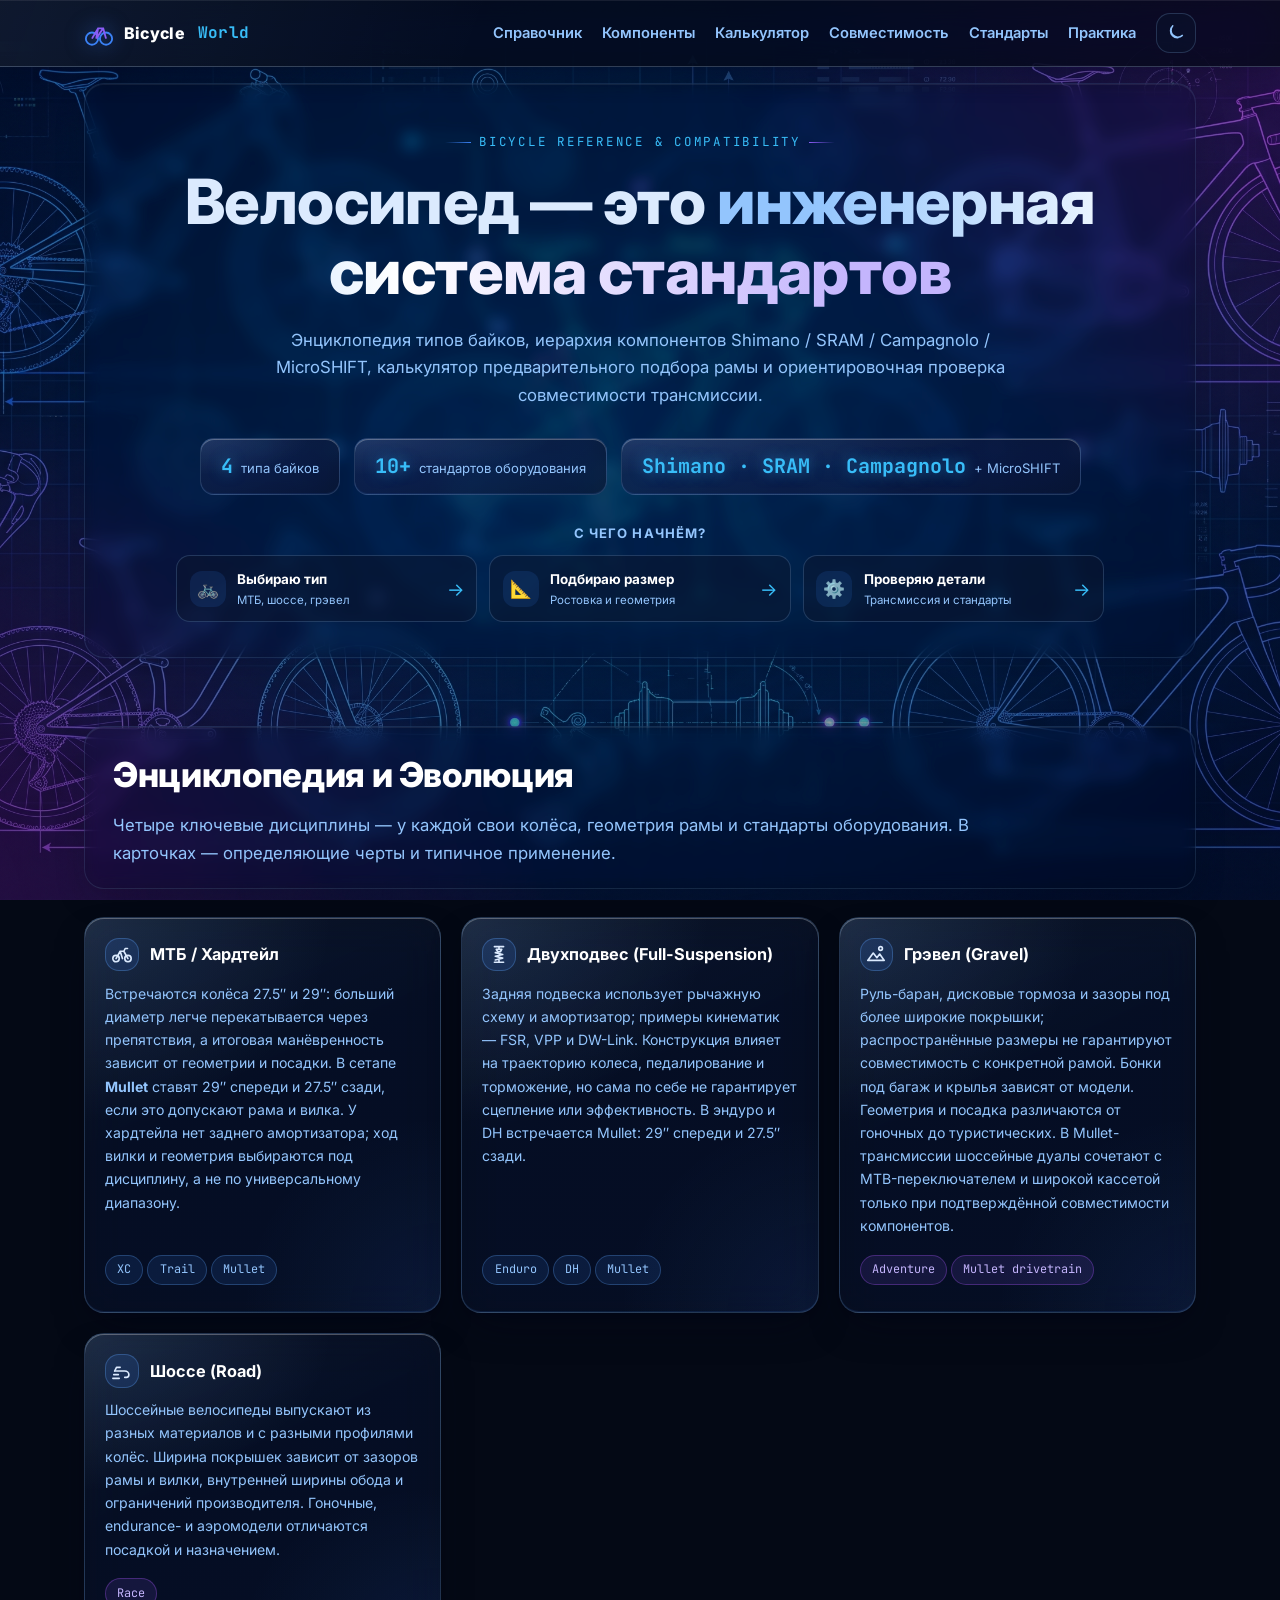
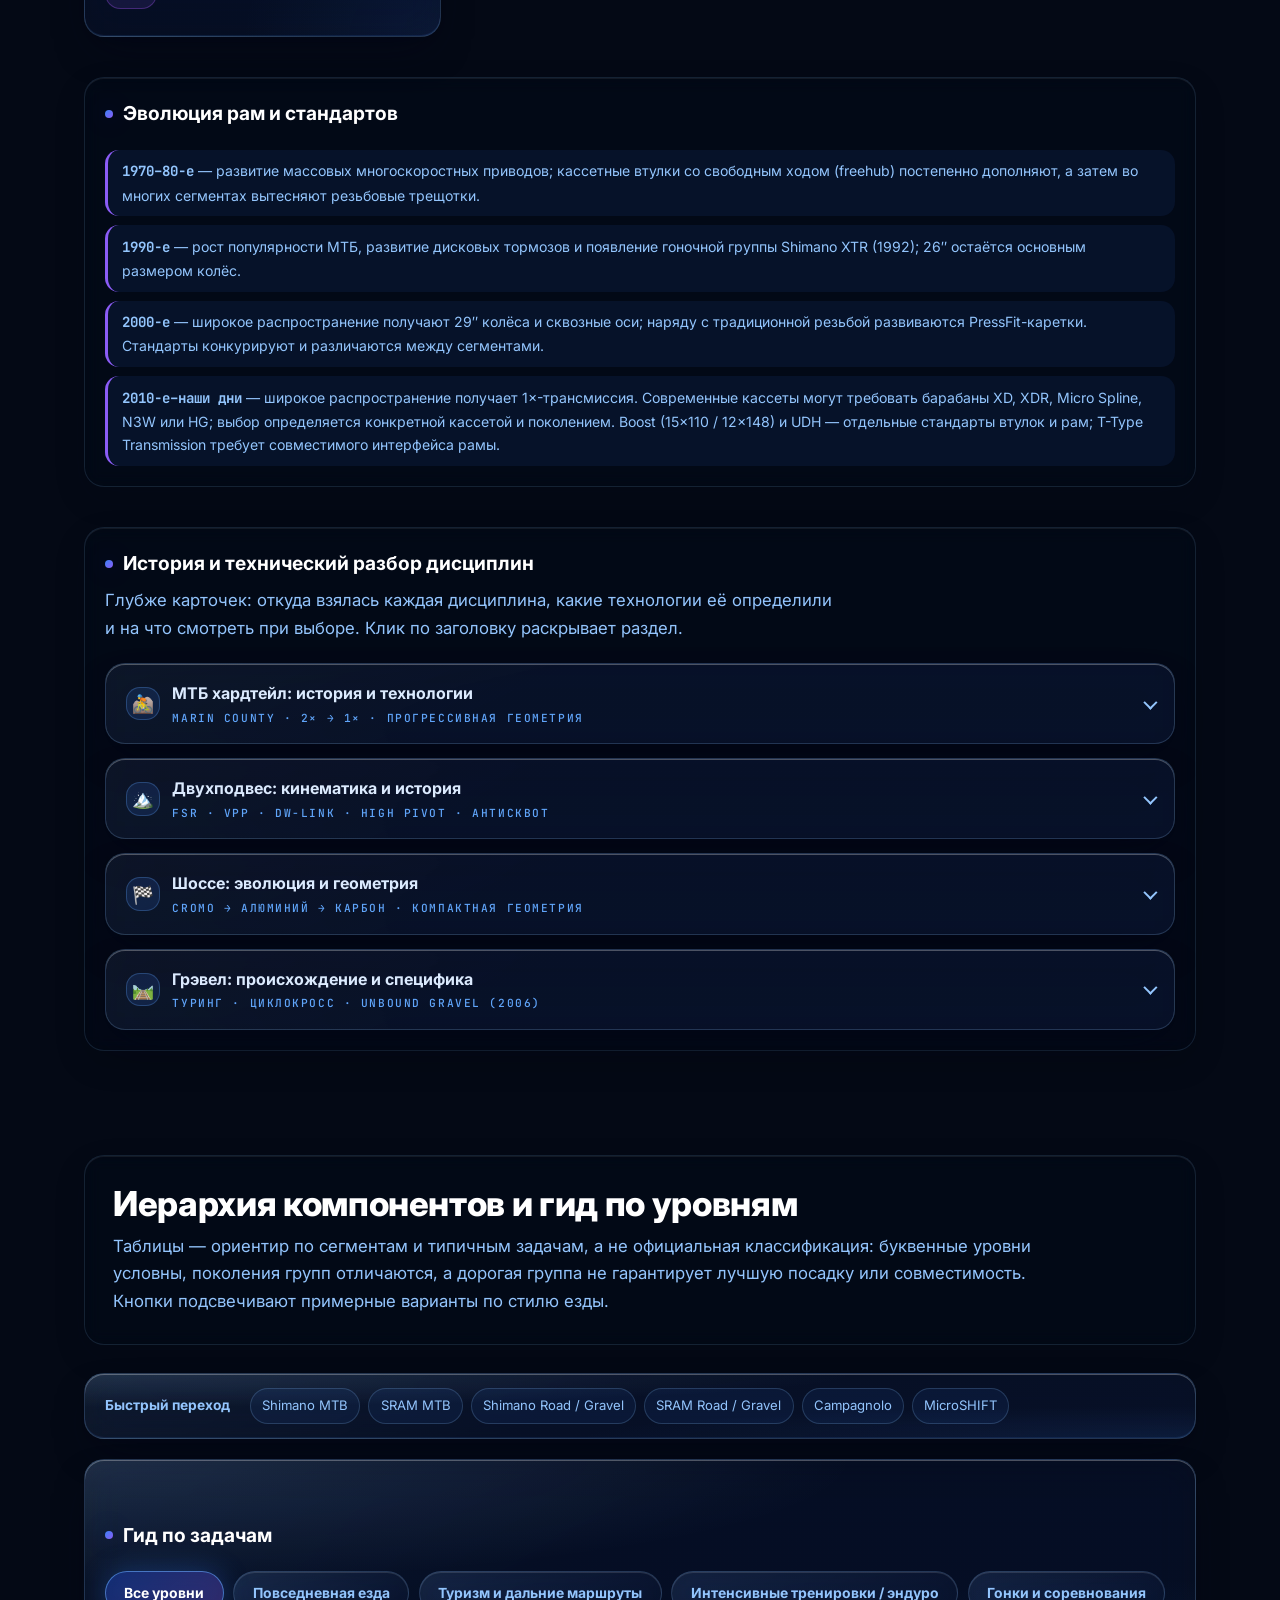
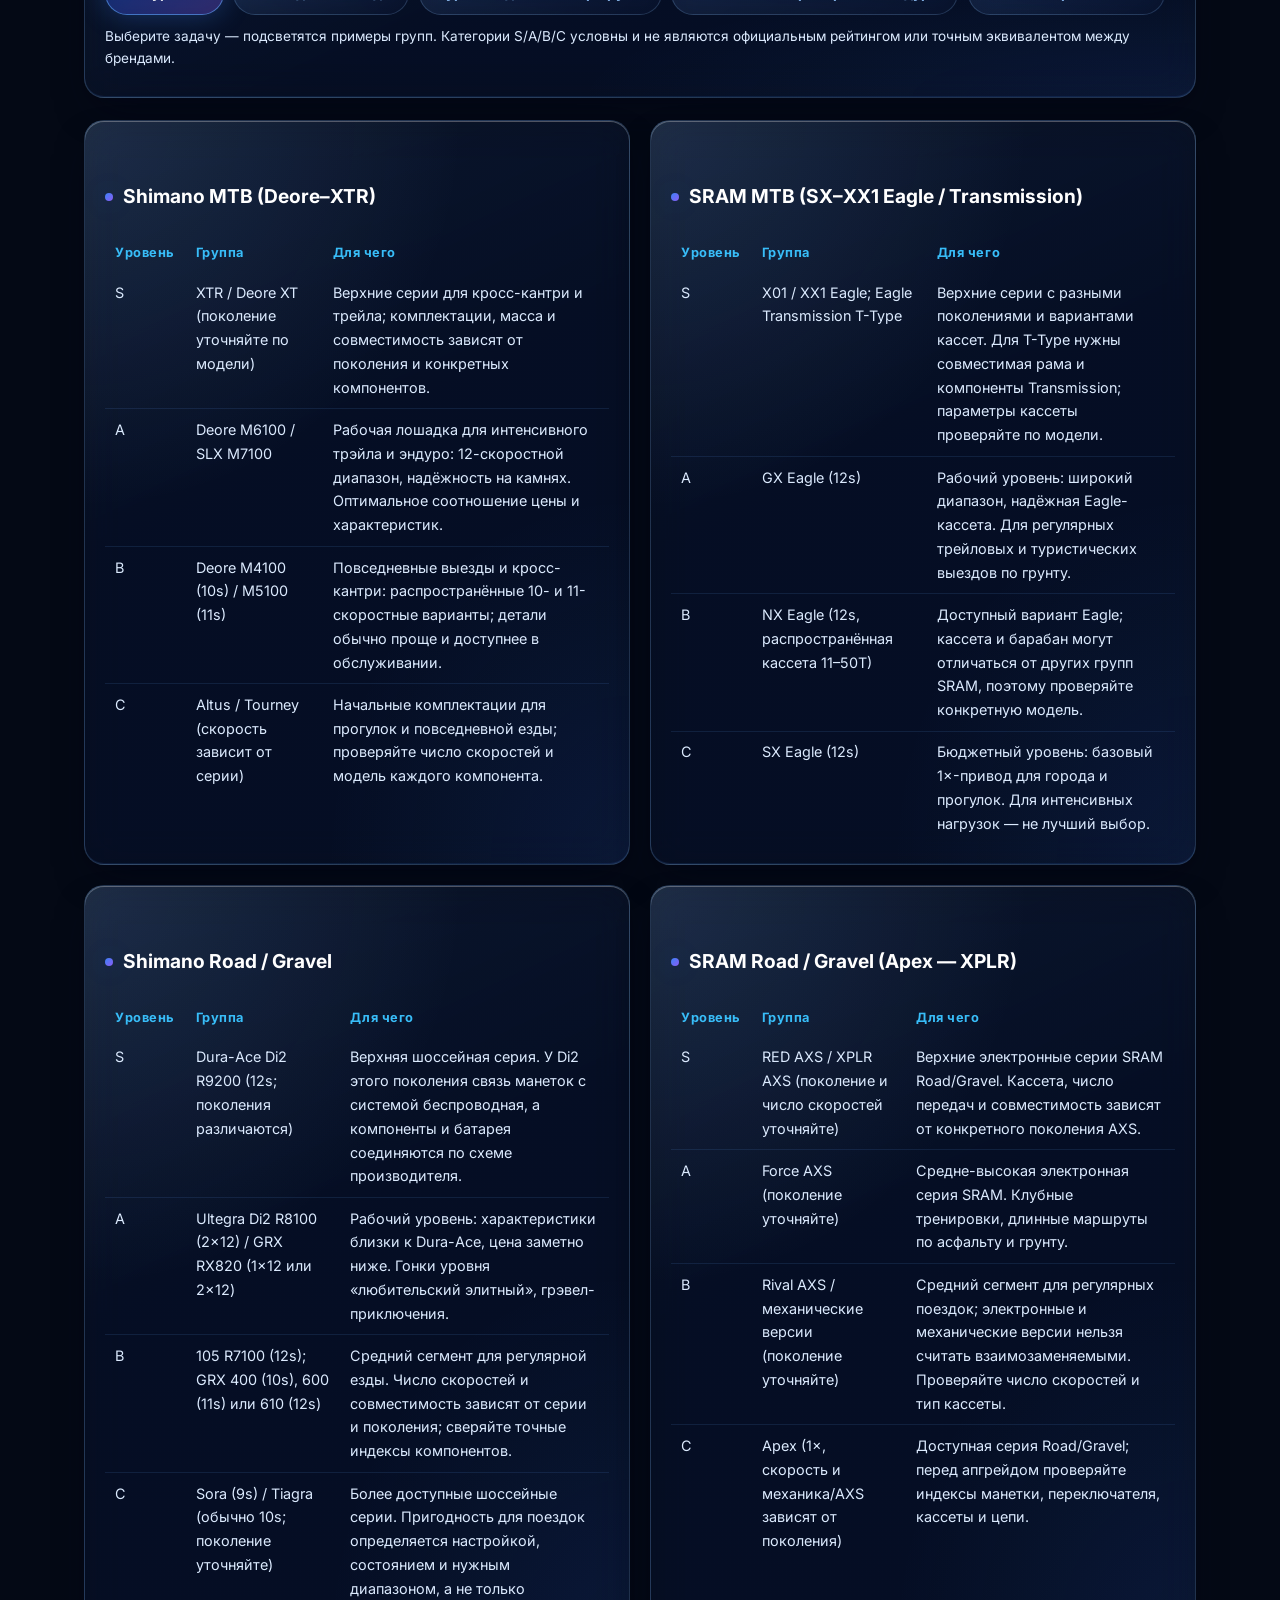
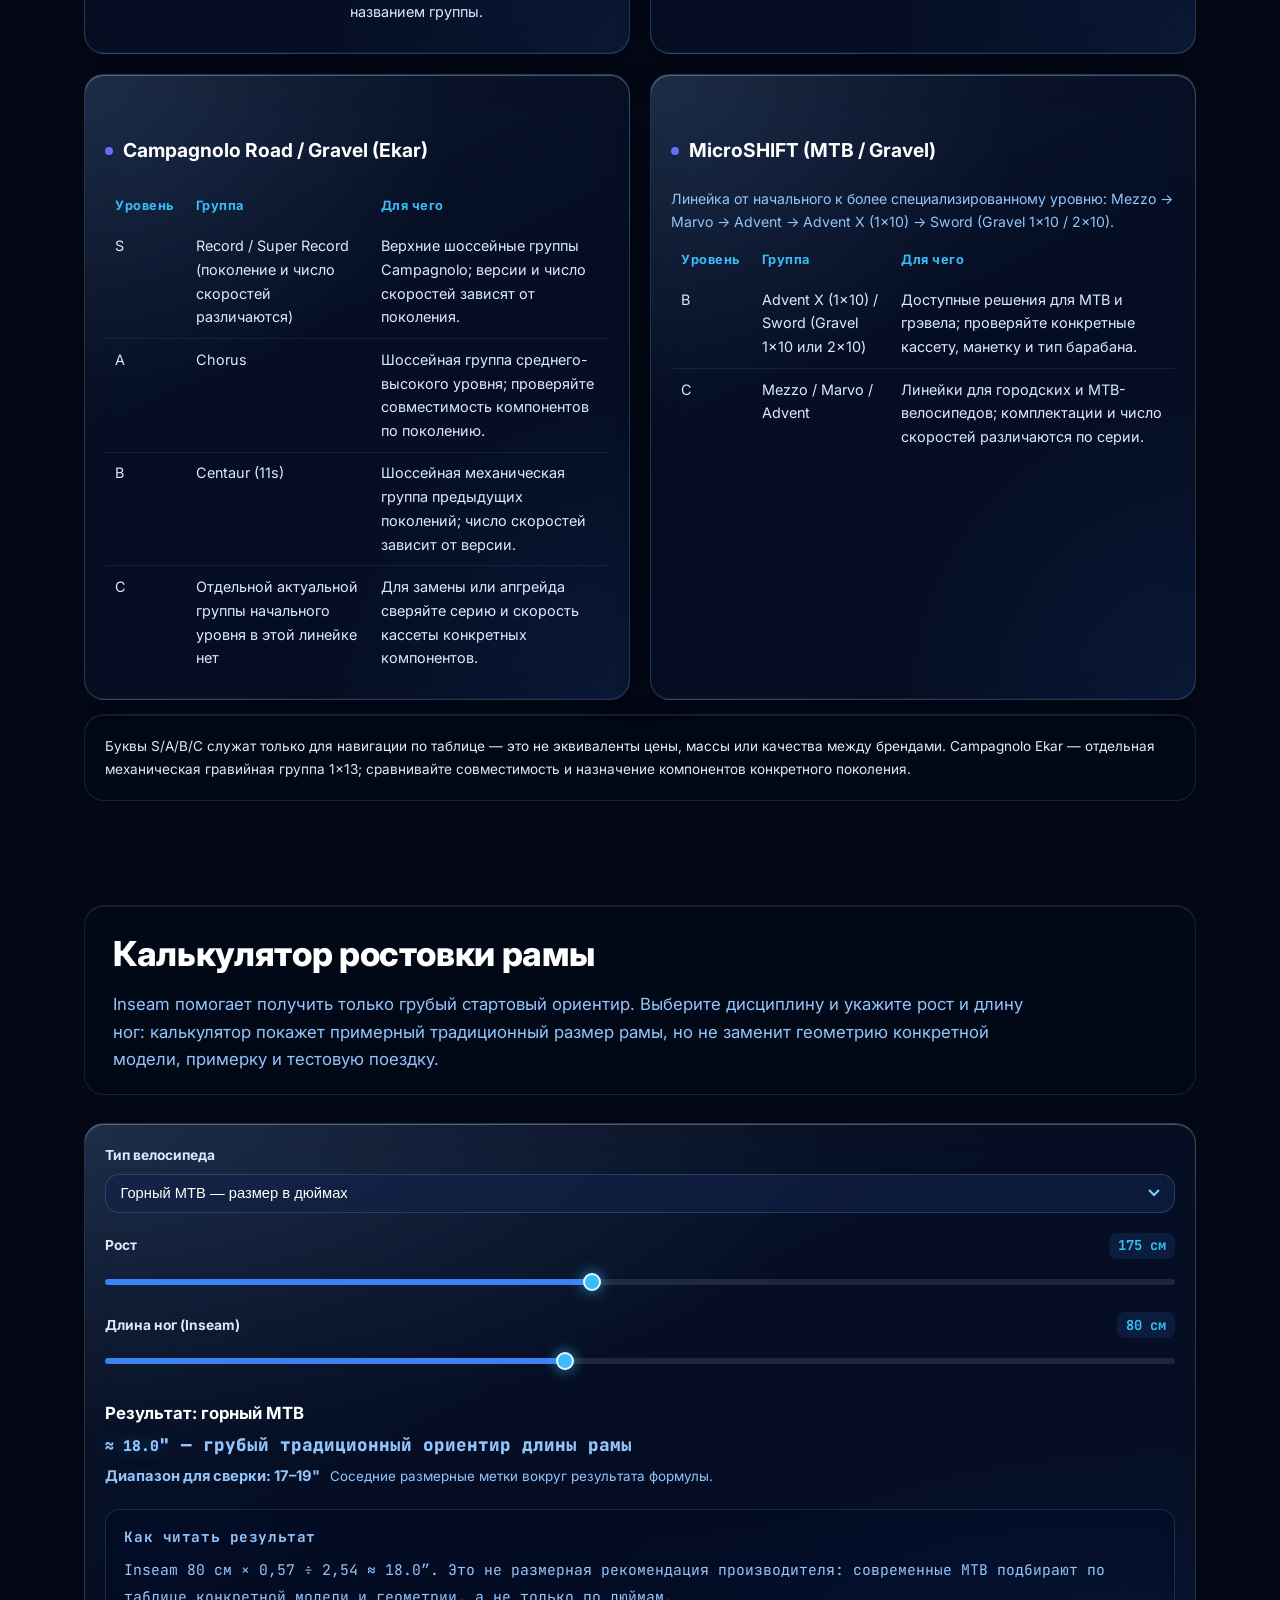
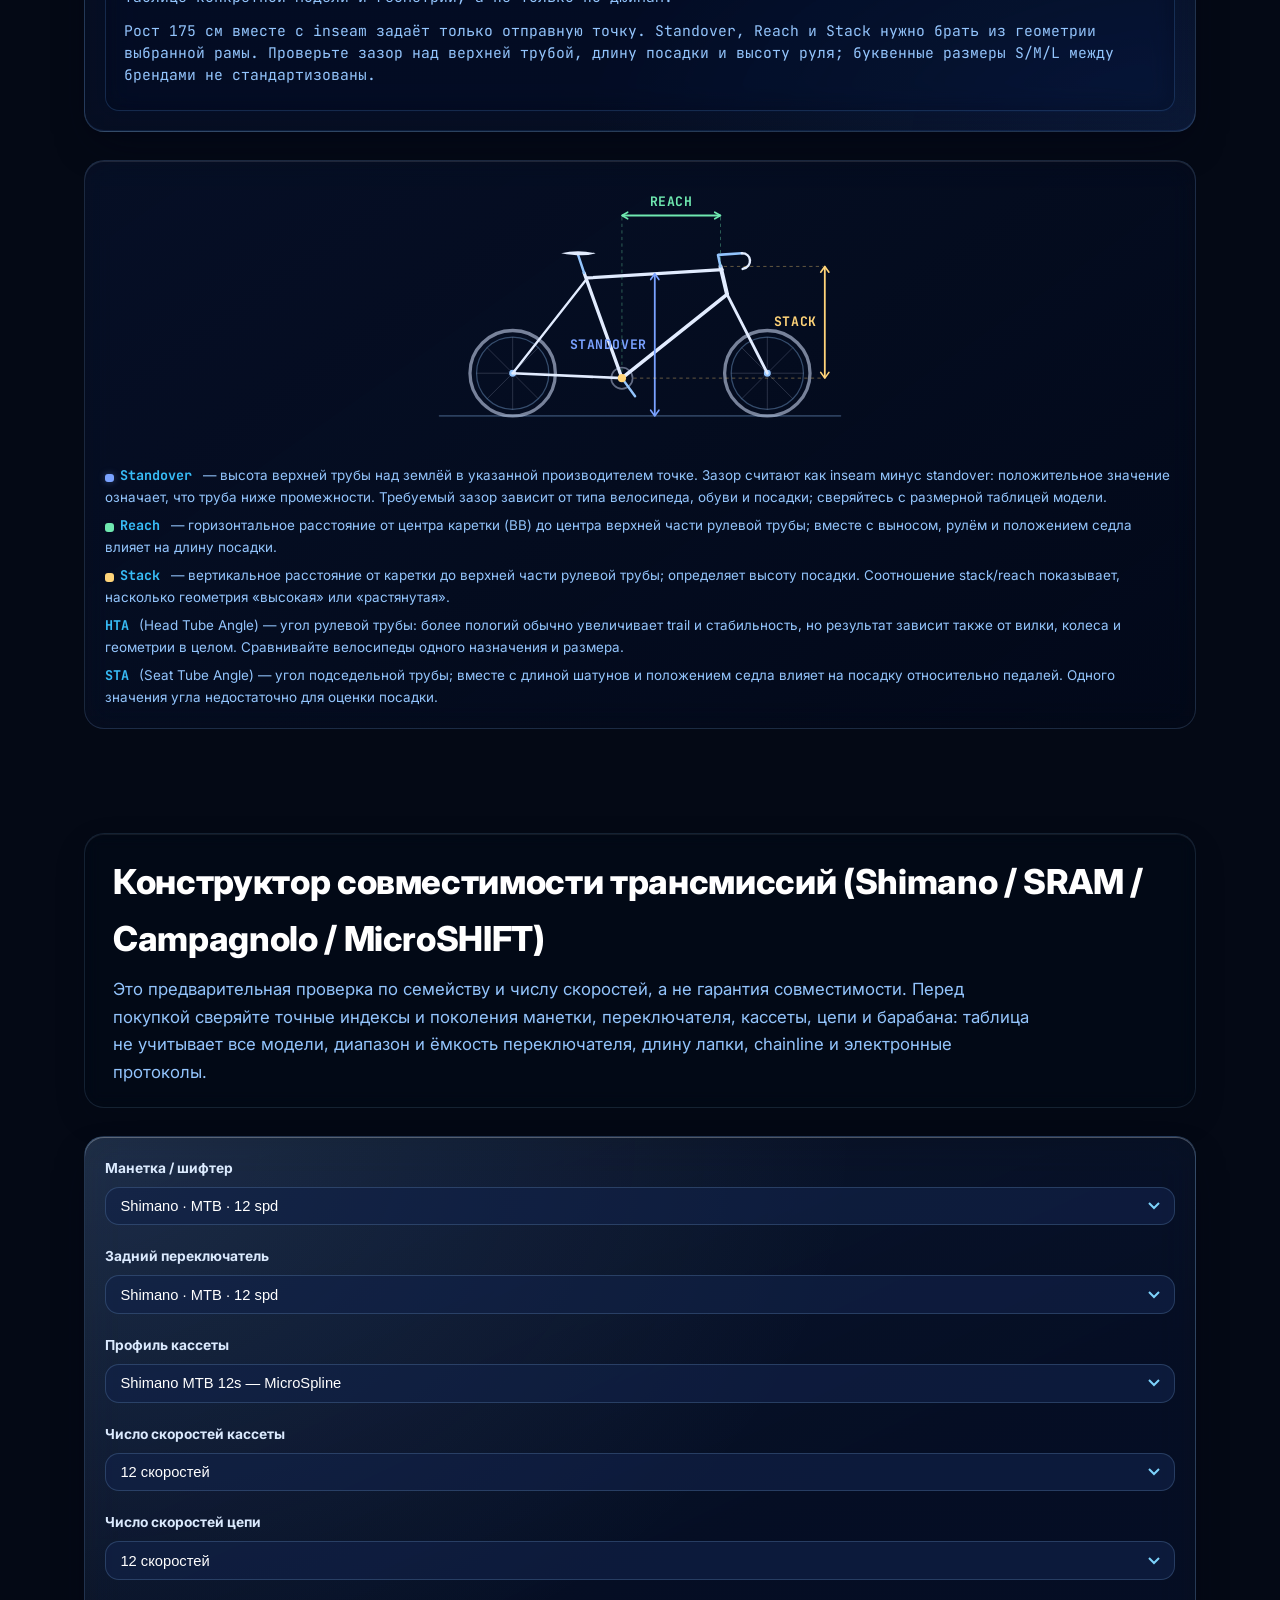
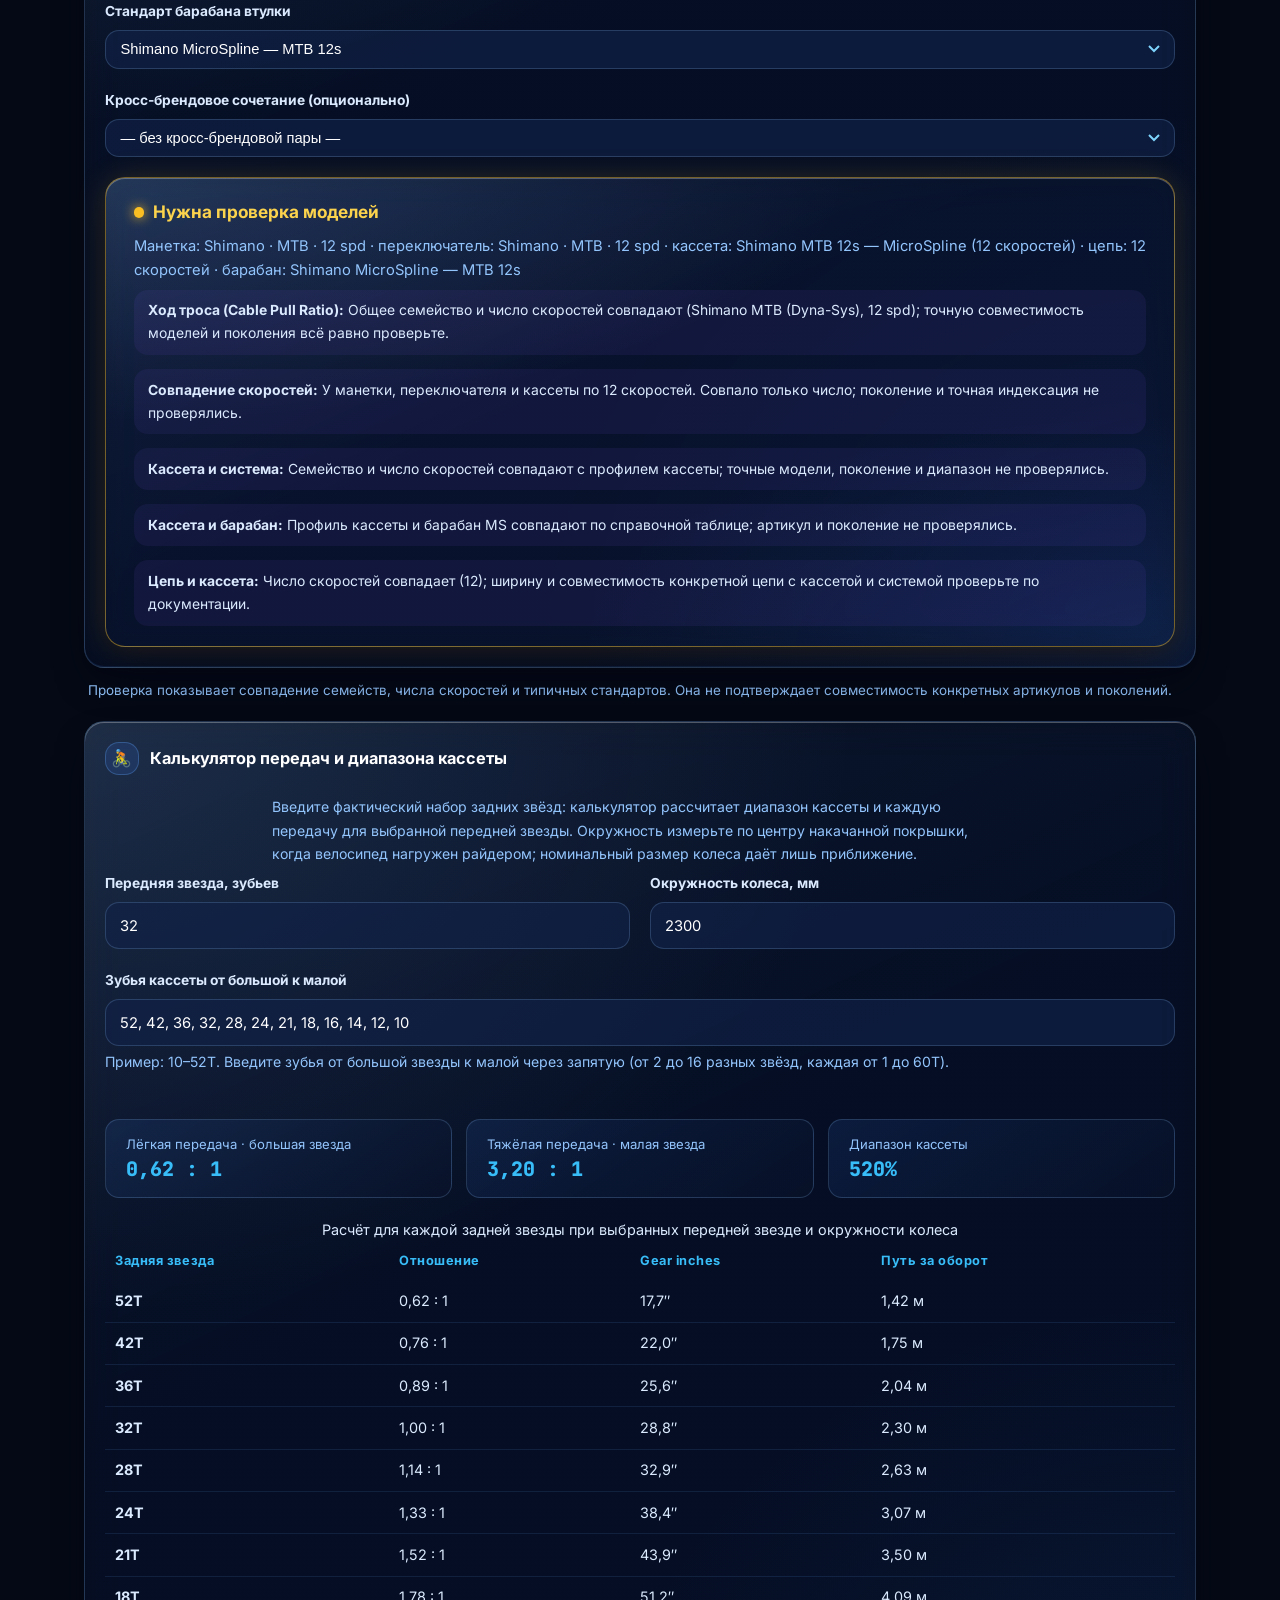
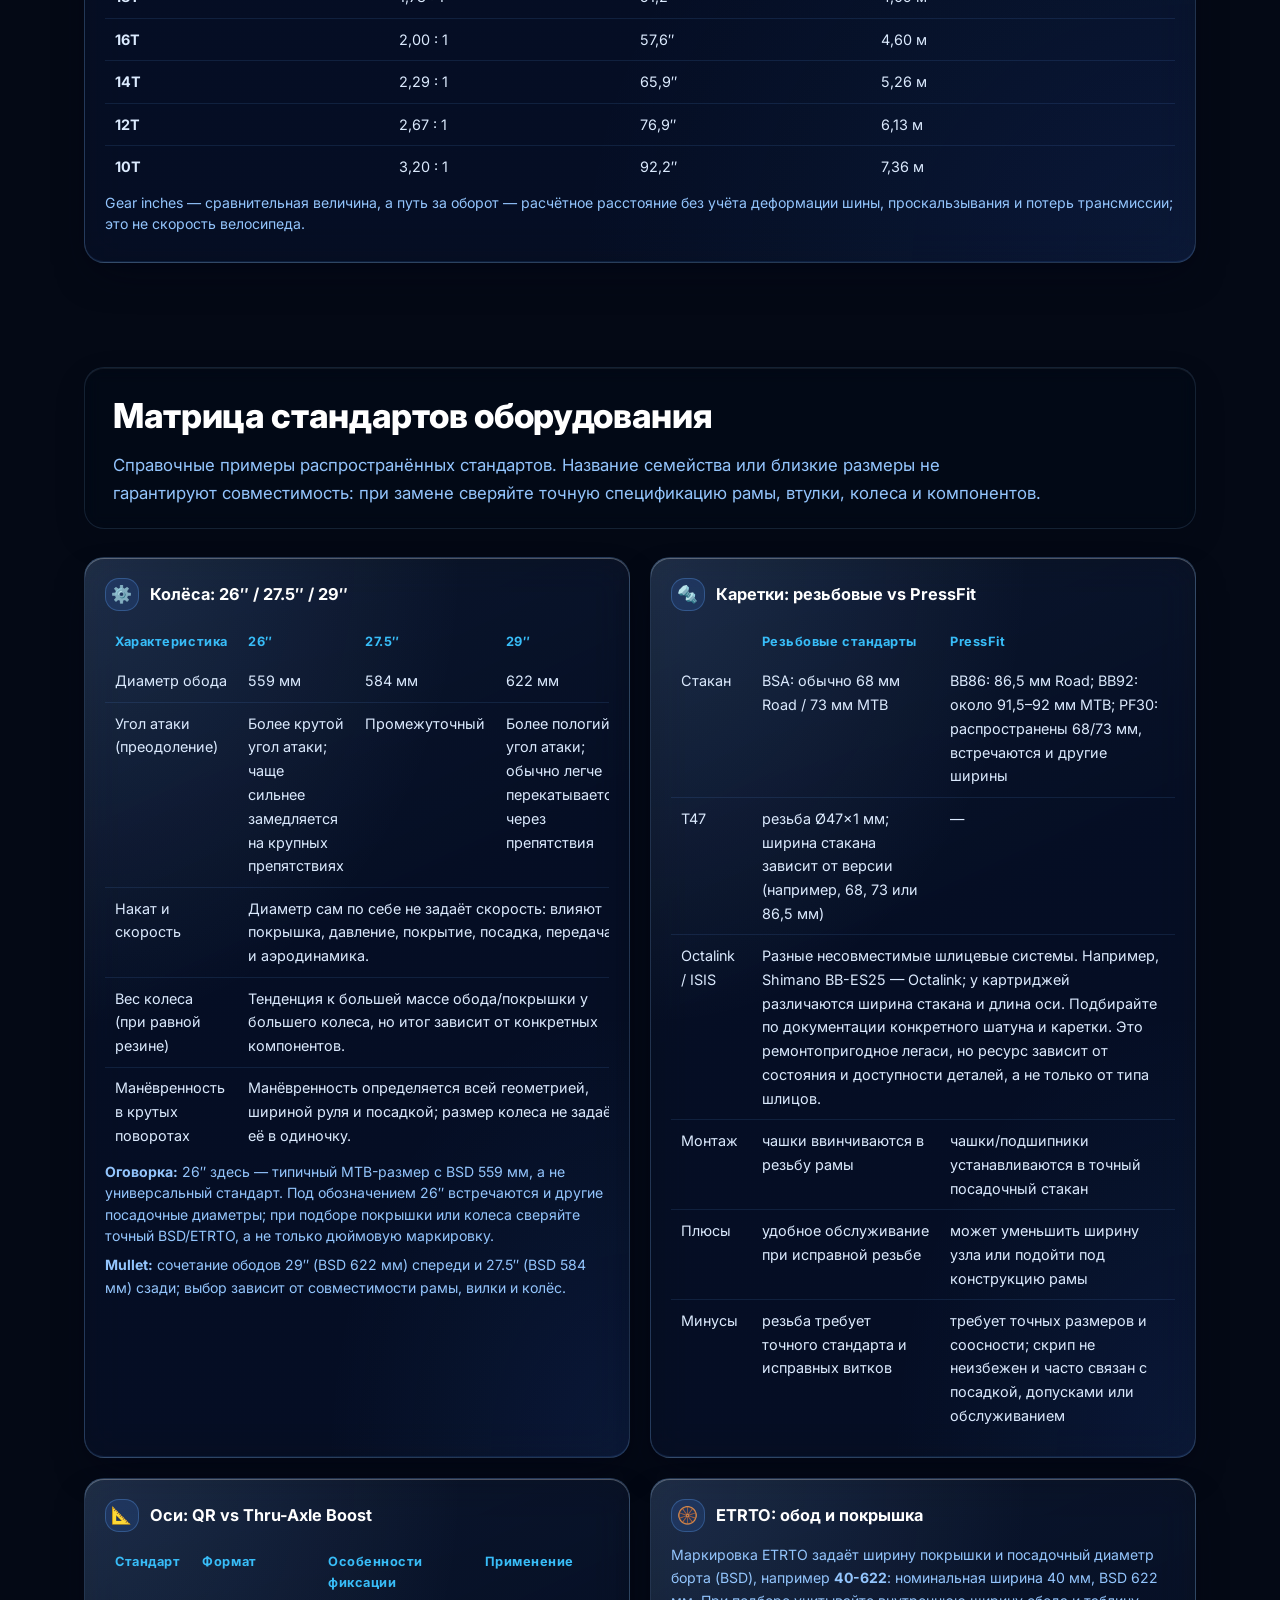
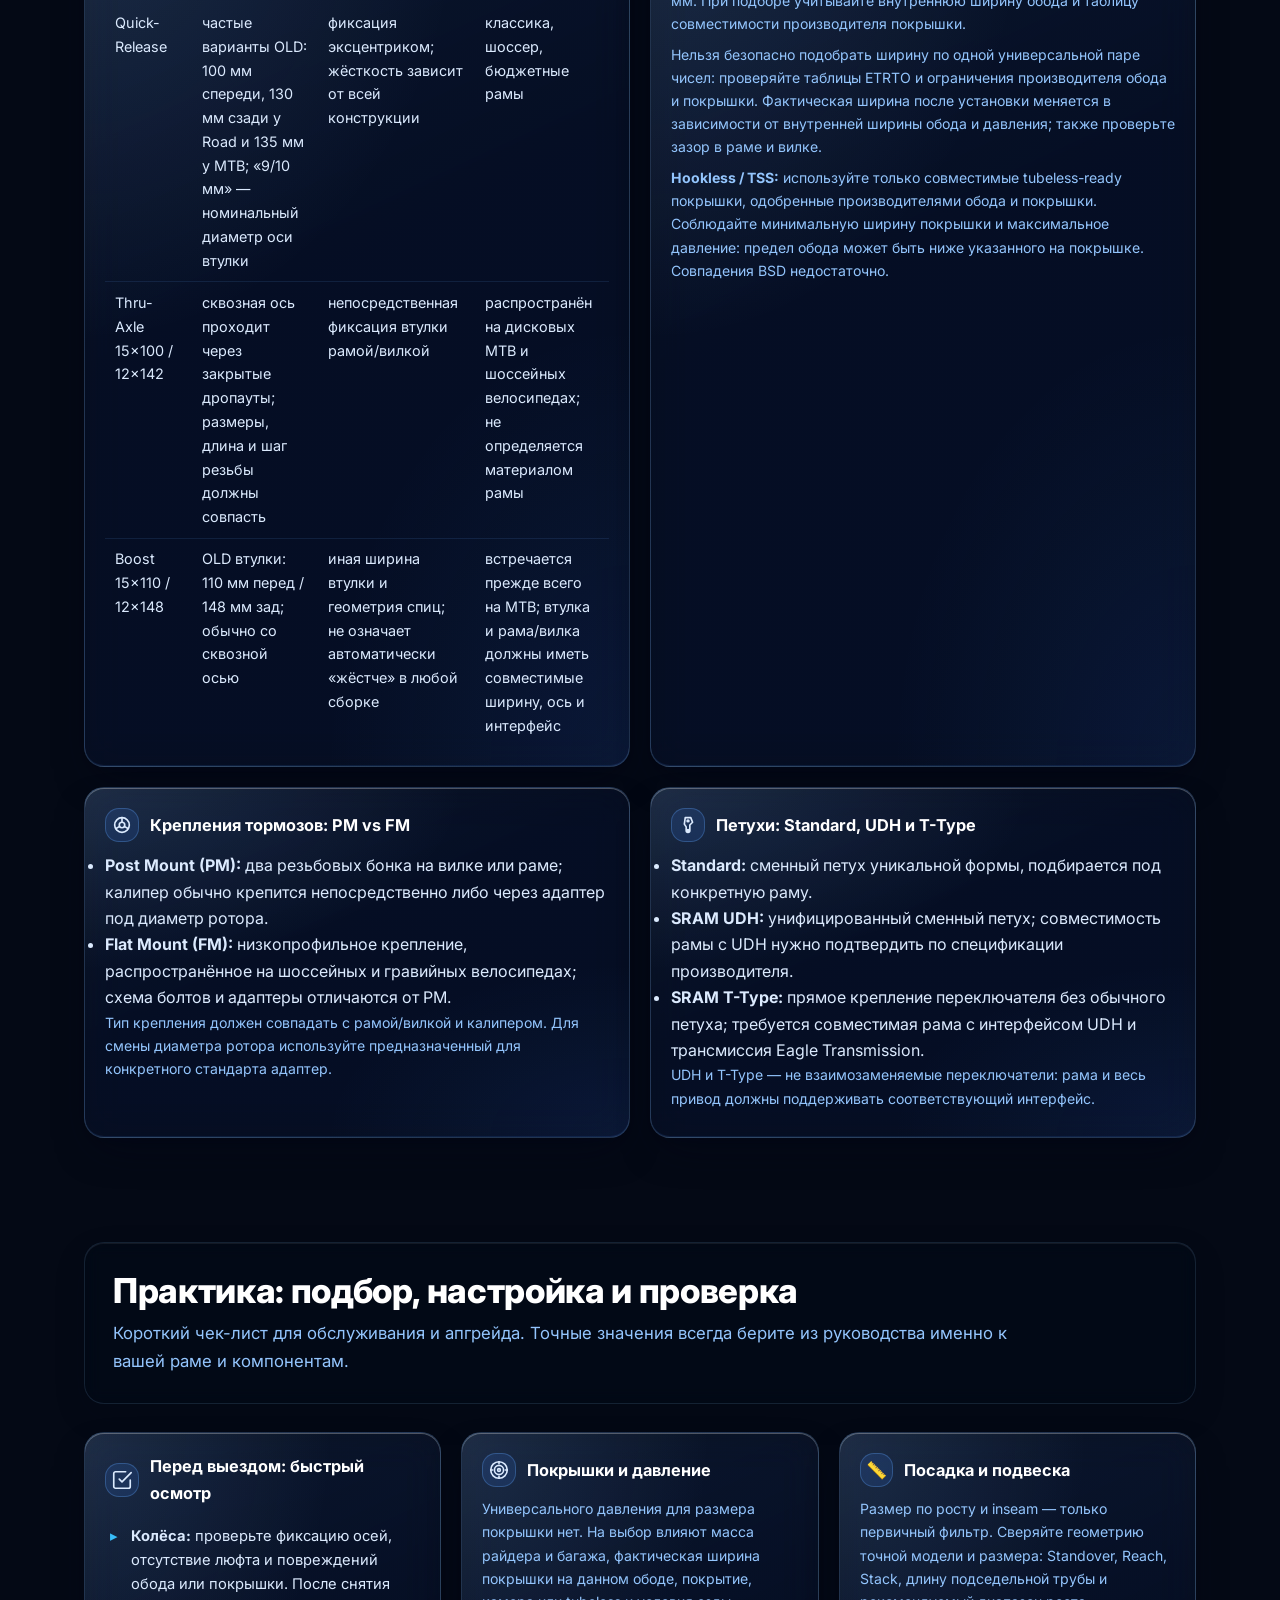
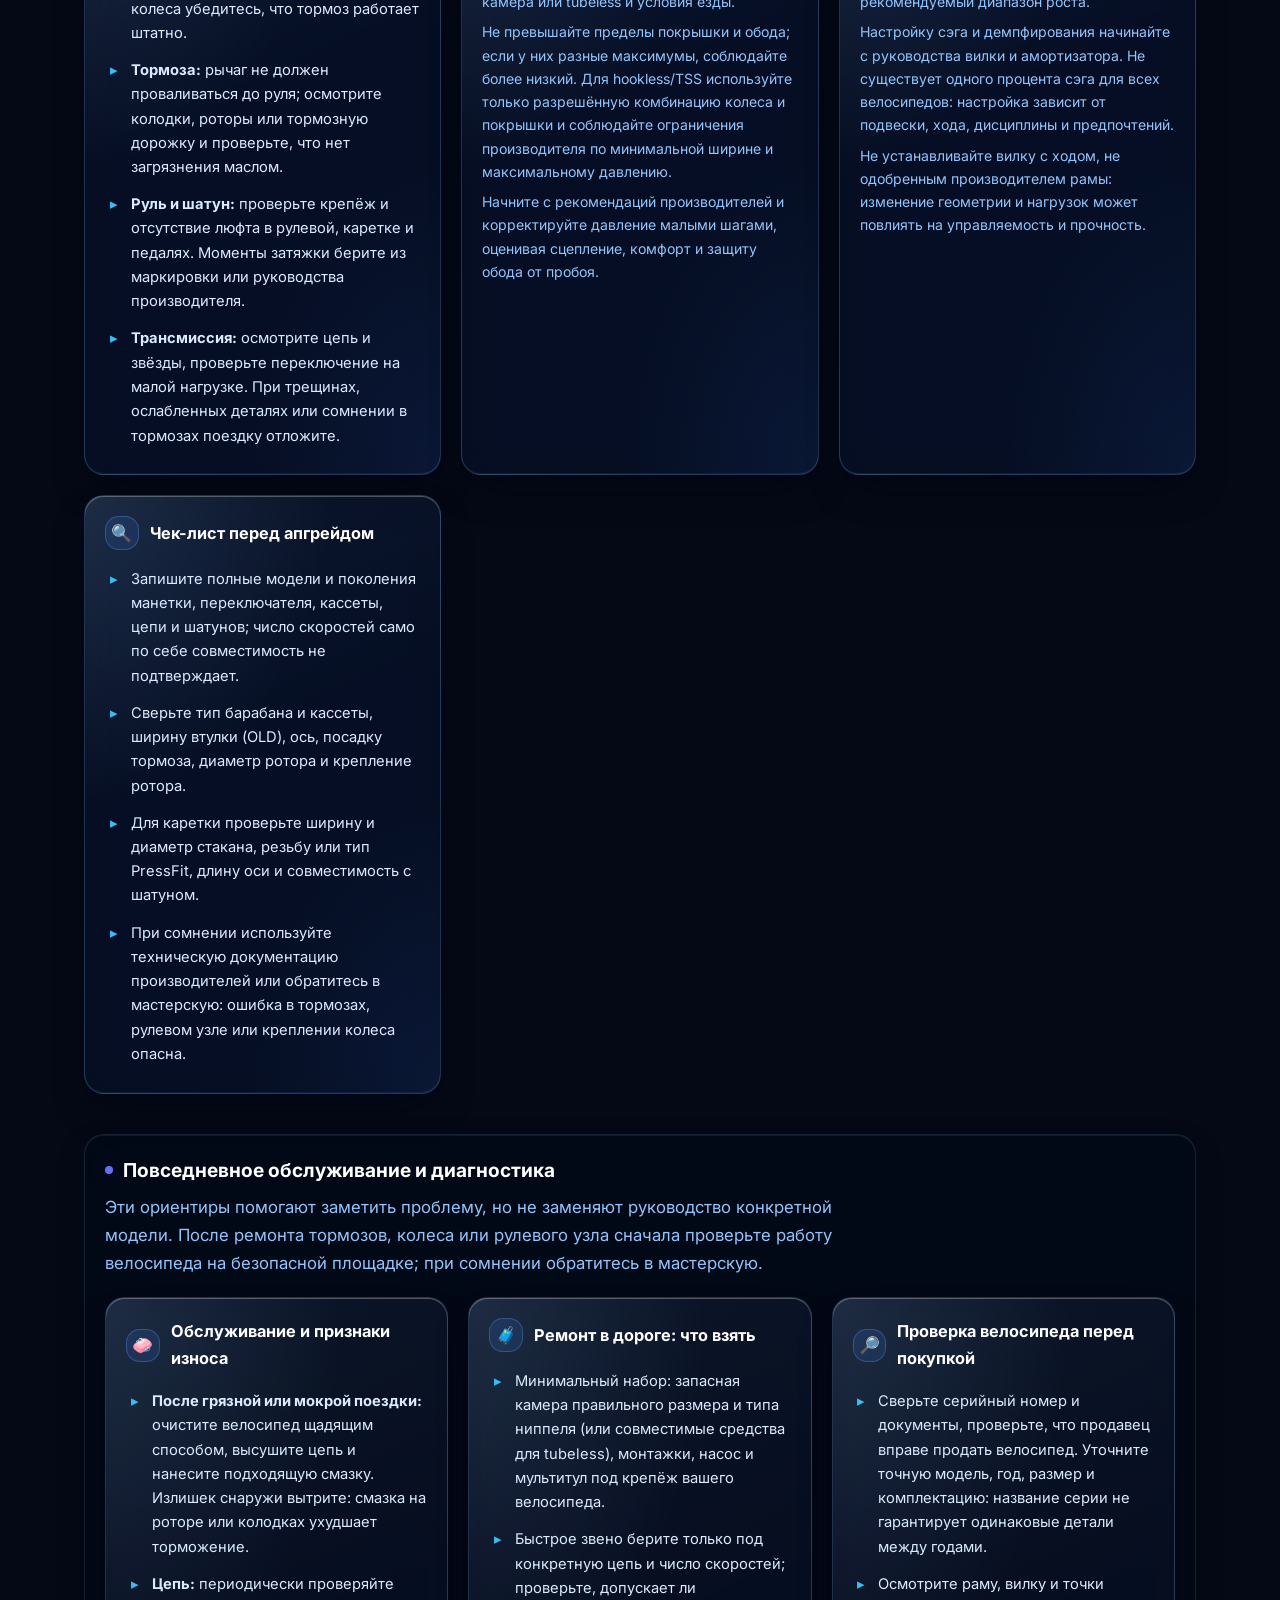
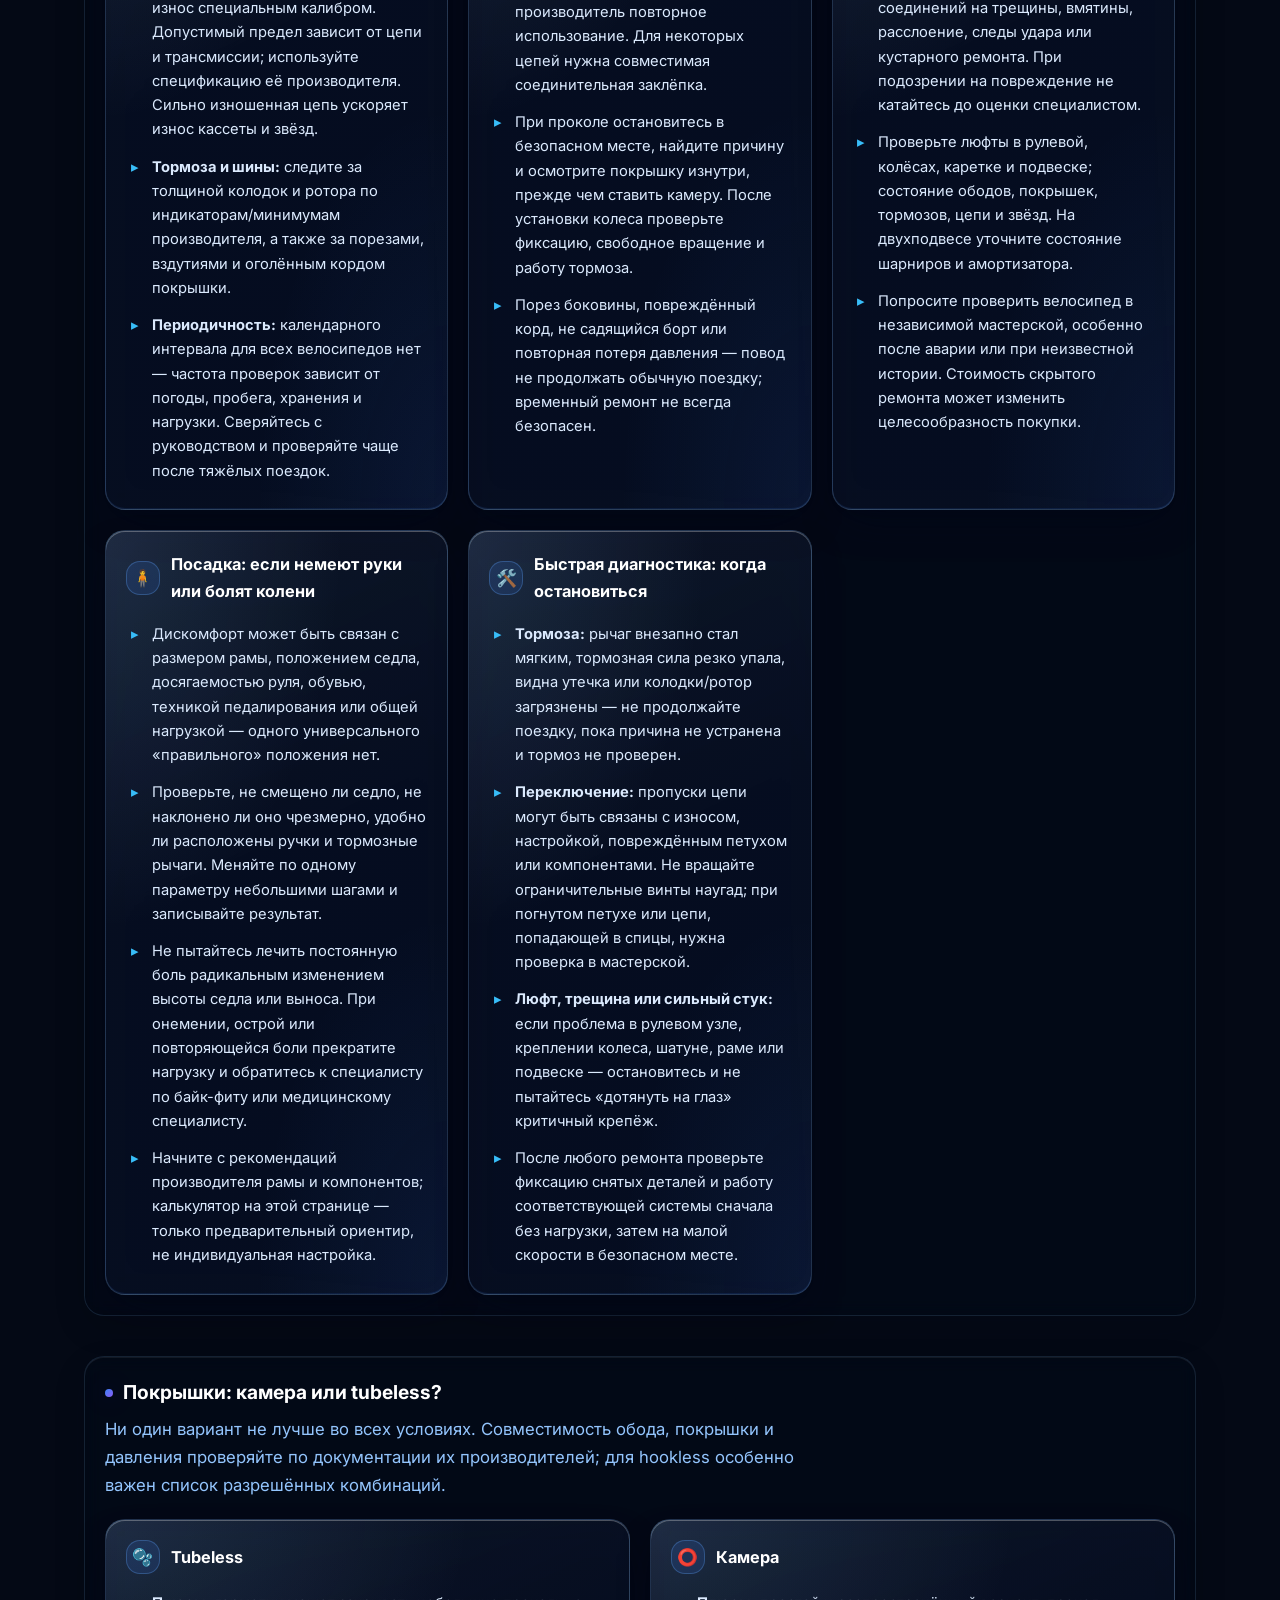
<file: index.html>
<!DOCTYPE html>
<html lang="ru">

<head>
    <meta charset="UTF-8">
    <meta name="viewport" content="width=device-width, initial-scale=1">
    <title>Bicycle World — интерактивный справочник и конструктор велосипедов</title>
    <meta name="description"
        content="Энциклопедия типов велосипедов, калькулятор ростовки рамы и конструктор совместимости трансмиссий Shimano, SRAM, Campagnolo и MicroSHIFT. Тёмная тема «Liquid Glass» (глассморфизм).">
    <link rel="icon"
        href="data:image/svg+xml,%3Csvg%20xmlns='http://www.w3.org/2000/svg'%20viewBox='0%200%2064%2064'%3E%3Ccircle%20cx='17'%20cy='44'%20r='13'%20fill='none'%20stroke='%233b82f6'%20stroke-width='4'/%3E%3Ccircle%20cx='47'%20cy='44'%20r='13'%20fill='none'%20stroke='%233b82f6'%20stroke-width='4'/%3E%3Cpath%20d='M17%2044L30%2022h11l6%2022M30%2022l-4%2022m15-22L26%2044'%20fill='none'%20stroke='%238b5cf6'%20stroke-width='4'/%3E%3C/svg%3E">
    <link rel="preconnect" href="https://fonts.googleapis.com">
    <link rel="preconnect" href="https://fonts.gstatic.com" crossorigin>
    <link
        href="https://fonts.googleapis.com/css2?family=Inter:wght@400;500;600;700;800&family=JetBrains+Mono:wght@500;700&display=swap"
        rel="stylesheet">
    <link rel="stylesheet" href="style.css">
</head>

<body>
    <div class="page-background" aria-hidden="true">
        <picture>
            <source media="(min-width: 1280px)" srcset="img/Desctop.jpeg">
            <source media="(min-width: 681px) and (orientation: landscape)" srcset="img/Tab-horisontal.jpeg">
            <source media="(min-width: 681px) and (orientation: portrait)" srcset="img/Tab-vertical.jpeg">
            <img id="pageBackgroundImage" src="img/Mobile.jpeg" alt="" fetchpriority="high" decoding="async">
        </picture>
    </div>
    <!-- Старый SVG-фон сохранён для возможного возврата:
    <svg class="bike-wallpaper" aria-hidden="true" focusable="false">
        <defs>
            <linearGradient id="bike-wallpaper-wash" x1="0" y1="0" x2="1" y2="1">
                <stop offset="0" stop-color="#1d4ed8" stop-opacity=".22" />
                <stop offset=".52" stop-color="#0b1730" stop-opacity=".02" />
                <stop offset="1" stop-color="#8b5cf6" stop-opacity=".16" />
            </linearGradient>
            <linearGradient id="bike-wallpaper-frame" x1="0" y1="0" x2="1" y2="1">
                <stop offset="0" stop-color="#7dd3fc" />
                <stop offset=".78" stop-color="#3b82f6" />
                <stop offset="1" stop-color="#a78bfa" />
            </linearGradient>
            <pattern id="bike-wallpaper-pattern" width="700" height="600" patternUnits="userSpaceOnUse">
                <g fill="none" stroke="url(#bike-wallpaper-frame)" stroke-width="3.5" stroke-linecap="round"
                    stroke-linejoin="round">
                    <g transform="translate(28 36)" opacity=".82">
                        <circle cx="36" cy="82" r="29" fill="#3b82f6" fill-opacity=".08" stroke-width="2.5" />
                        <circle cx="146" cy="82" r="29" fill="#3b82f6" fill-opacity=".08" stroke-width="2.5" />
                        <circle cx="36" cy="82" r="3" fill="#93c5fd" stroke="none" />
                        <circle cx="146" cy="82" r="3" fill="#93c5fd" stroke="none" />
                        <path d="M36 82 73 43l34 39H36l29-51h27l21 51M73 43l-8-16m41 16h16l8-10" />
                    </g>
                    <g transform="translate(260 24)" opacity=".72">
                        <circle cx="31" cy="83" r="28" fill="#3b82f6" fill-opacity=".08" stroke-width="2.5" />
                        <circle cx="145" cy="83" r="28" fill="#3b82f6" fill-opacity=".08" stroke-width="2.5" />
                        <circle cx="31" cy="83" r="3" fill="#93c5fd" stroke="none" />
                        <circle cx="145" cy="83" r="3" fill="#93c5fd" stroke="none" />
                        <path d="M31 83 68 45l39 38H31l34-51h27l19 51M68 45l-8-17m46 17h17l10-10" />
                        <path d="m57 60 17 8 14-9-9-8" stroke="#a78bfa" stroke-width="2.5" />
                    </g>
                    <g transform="translate(520 84)" opacity=".78">
                        <circle cx="26" cy="62" r="23" fill="#3b82f6" fill-opacity=".08" stroke-width="2.5" />
                        <circle cx="119" cy="62" r="23" fill="#3b82f6" fill-opacity=".08" stroke-width="2.5" />
                        <circle cx="26" cy="62" r="3" fill="#c4b5fd" stroke="none" />
                        <circle cx="119" cy="62" r="3" fill="#c4b5fd" stroke="none" />
                        <path d="M26 62 59 31l33 31H26l31-41h21l19 41m-38-31-8-13m48 13h13l9-10" />
                        <path d="M99 18q16-10 26 3l-5 8" stroke="#a78bfa" stroke-width="2.5" />
                    </g>
                    <g transform="translate(48 326)" opacity=".78">
                        <circle cx="36" cy="72" r="29" fill="#3b82f6" fill-opacity=".08" stroke-width="2.5" />
                        <circle cx="145" cy="72" r="29" fill="#3b82f6" fill-opacity=".08" stroke-width="2.5" />
                        <circle cx="36" cy="72" r="3" fill="#93c5fd" stroke="none" />
                        <circle cx="145" cy="72" r="3" fill="#93c5fd" stroke="none" />
                        <path d="M36 72 68 35l40 37H36l31-49h27l23 49M68 35 62 18m46 17h14l8-10" />
                        <path d="M68 35 58 57l23 15m-4-48q19-7 32 7" stroke-width="2.7" />
                    </g>
                    <g transform="translate(292 330)" opacity=".72">
                        <circle cx="30" cy="70" r="23" fill="#3b82f6" fill-opacity=".08" stroke-width="2.5" />
                        <circle cx="113" cy="70" r="23" fill="#3b82f6" fill-opacity=".08" stroke-width="2.5" />
                        <circle cx="7" cy="75" r="9" stroke="#a78bfa" stroke-width="2" />
                        <circle cx="136" cy="75" r="9" stroke="#a78bfa" stroke-width="2" />
                        <path d="M30 70 57 39l26 31H30l24-41h19l22 41m-38-31-7-14m48 14h13l8-9" />
                    </g>
                    <g transform="translate(540 376)" opacity=".8">
                        <circle cx="24" cy="51" r="22" fill="#8b5cf6" fill-opacity=".1" stroke="#a78bfa"
                            stroke-width="2.5" />
                        <circle cx="112" cy="51" r="22" fill="#8b5cf6" fill-opacity=".1" stroke="#a78bfa"
                            stroke-width="2.5" />
                        <circle cx="24" cy="51" r="3" fill="#c4b5fd" stroke="none" />
                        <circle cx="112" cy="51" r="3" fill="#c4b5fd" stroke="none" />
                        <path d="M24 51 51 26l32 25H24l25-34h18l18 34m-34-25-7-11m42 11h13l8-9" />
                    </g>
                </g>
                <rect width="700" height="600" fill="url(#bike-wallpaper-wash)" opacity=".5" />
            </pattern>
        </defs>
        <rect width="100%" height="100%" fill="url(#bike-wallpaper-pattern)" />
    </svg>
    -->
    <header class="site-header">
        <div class="header-inner">
            <a class="logo" href="#top">
                <svg viewBox="0 0 64 64" aria-hidden="true">
                    <circle cx="17" cy="44" r="13" fill="none" stroke="#3b82f6" stroke-width="4" />
                    <circle cx="47" cy="44" r="13" fill="none" stroke="#3b82f6" stroke-width="4" />
                    <path d="M17 44L30 22h11l6 22M30 22l-4 22m15-22L26 44" fill="none" stroke="#8b5cf6"
                        stroke-width="4" />
                </svg>
                Bicycle&nbsp;<b>World</b>
            </a>
            <nav class="site-nav" id="siteNav" aria-label="Основная навигация">
                <ul>
                    <li><a class="nav-link" href="#encyclopedia">Справочник</a></li>
                    <li><a class="nav-link" href="#hierarchy">Компоненты</a></li>
                    <li><a class="nav-link" href="#sizing">Калькулятор</a></li>
                    <li><a class="nav-link" href="#compat">Совместимость</a></li>
                    <li><a class="nav-link" href="#standards">Стандарты</a></li>
                    <li><a class="nav-link" href="#workshop">Практика</a></li>
                </ul>
            </nav>
            <button class="theme-toggle" id="themeToggle" type="button" aria-label="Включить светлую тему" aria-pressed="false" title="Включить светлую тему">
                <svg class="theme-icon theme-icon-sun" viewBox="0 0 24 24" aria-hidden="true" fill="none" stroke="currentColor" stroke-width="1.8" stroke-linecap="round">
                    <circle cx="12" cy="12" r="4" />
                    <path d="M12 2v2m0 16v2M4.93 4.93l1.42 1.42m11.3 11.3 1.42 1.42M2 12h2m16 0h2M4.93 19.07l1.42-1.42m11.3-11.3 1.42-1.42" />
                </svg>
                <svg class="theme-icon theme-icon-moon" viewBox="0 0 24 24" aria-hidden="true" fill="none" stroke="currentColor" stroke-width="1.8" stroke-linecap="round" stroke-linejoin="round">
                    <path d="M20.5 15.5A8.5 8.5 0 0 1 8.5 3.5 8.5 8.5 0 1 0 20.5 15.5Z" />
                </svg>
            </button>
            <button class="burger" id="burgerBtn" type="button" aria-label="Открыть меню"
                aria-controls="siteNav" aria-expanded="false"><span></span><span></span><span></span></button>
        </div>
    </header>

    <section class="hero" id="top">
        <p class="kicker">Bicycle Reference &amp; Compatibility</p>
        <h1>Велосипед — это <span class="grad">инженерная система стандартов</span></h1>
        <p class="lede">Энциклопедия типов байков, иерархия компонентов Shimano / SRAM / Campagnolo / MicroSHIFT,
            калькулятор предварительного подбора рамы и ориентировочная проверка совместимости трансмиссии.</p>
        <div class="hero-stats">
            <span class="stat"><b>4</b><span>типа байков</span></span>
            <span class="stat"><b>10+</b><span>стандартов оборудования</span></span>
            <span class="stat"><b>Shimano · SRAM · Campagnolo</b><span>+ MicroSHIFT</span></span>
        </div>
        <section class="task-router" aria-labelledby="taskRouterTitle">
            <h2 class="task-router-title" id="taskRouterTitle">С чего начнём?</h2>
            <div class="task-router-grid">
                <a class="task-route" href="#encyclopedia">
                    <span class="task-route-icon" aria-hidden="true">🚲</span>
                    <span><strong>Выбираю тип</strong><small>МТБ, шоссе, грэвел</small></span>
                    <span class="task-route-arrow" aria-hidden="true">→</span>
                </a>
                <a class="task-route" href="#sizing">
                    <span class="task-route-icon" aria-hidden="true">📐</span>
                    <span><strong>Подбираю размер</strong><small>Ростовка и геометрия</small></span>
                    <span class="task-route-arrow" aria-hidden="true">→</span>
                </a>
                <a class="task-route" href="#compat">
                    <span class="task-route-icon" aria-hidden="true">⚙️</span>
                    <span><strong>Проверяю детали</strong><small>Трансмиссия и стандарты</small></span>
                    <span class="task-route-arrow" aria-hidden="true">→</span>
                </a>
            </div>
        </section>
    </section>

    <section class="section" id="encyclopedia">
        <div class="section-intro section-frost">
            <div class="section-head">
                <h2>Энциклопедия и Эволюция</h2>
            </div>

            <p class="lede">Четыре ключевые дисциплины — у каждой свои колёса, геометрия рамы и стандарты оборудования. В
                карточках — определяющие черты и типичное применение.</p>
        </div>

        <div class="ref-grid ref-grid-2">
            <article class="card glass">
                <div class="card-head"><span class="card-icon" aria-hidden="true"><svg viewBox="0 0 24 24" width="22" height="22" fill="none" stroke="currentColor" stroke-width="1.8" stroke-linecap="round" stroke-linejoin="round"><circle cx="5.5" cy="17" r="3.5"/><circle cx="18.5" cy="17" r="3.5"/><path d="M5.5 17L10 9h4l4.5 8M10 9l2.5 8M14 9l1.5-3h2.5"/></svg></span>
                    <h3>МТБ / Хардтейл</h3>
                </div>
                <p>Встречаются колёса 27.5″ и 29″: больший диаметр легче перекатывается через препятствия, а итоговая
                    манёвренность зависит от геометрии и посадки. В сетапе <b>Mullet</b> ставят 29″ спереди и 27.5″
                    сзади, если это допускают рама и вилка. У хардтейла нет заднего амортизатора; ход вилки и геометрия
                    выбираются под дисциплину, а не по универсальному диапазону.</p>
                <p><span class="chip">XC</span> <span class="chip">Trail</span> <span class="chip">Mullet</span></p>
            </article>

            <article class="card glass">
                <div class="card-head"><span class="card-icon" aria-hidden="true"><svg viewBox="0 0 24 24" width="22" height="22" fill="none" stroke="currentColor" stroke-width="1.8" stroke-linecap="round" stroke-linejoin="round"><path d="M7 4h10M12 4v3M9 7h6l-1.5 2.5h-3L9 7zM8 10.5l8 2-8 2 8 2-8 2M12 18.5V21M7 21h10"/></svg></span>
                    <h3>Двухподвес (Full-Suspension)</h3>
                </div>
                <p>Задняя подвеска использует рычажную схему и амортизатор; примеры кинематик — FSR, VPP и DW-Link.
                    Конструкция влияет на траекторию колеса, педалирование и торможение, но сама по себе не гарантирует
                    сцепление или эффективность. В эндуро и DH встречается Mullet: 29″ спереди и 27.5″ сзади.</p>
                <p><span class="chip">Enduro</span> <span class="chip">DH</span> <span class="chip">Mullet</span></p>
            </article>

            <article class="card glass">
                <div class="card-head"><span class="card-icon" aria-hidden="true"><svg viewBox="0 0 24 24" width="22" height="22" fill="none" stroke="currentColor" stroke-width="1.8" stroke-linecap="round" stroke-linejoin="round"><path d="M3 19l6-8 4 5 3-4 5 7H3z"/><circle cx="17" cy="6" r="2"/></svg></span>
                    <h3>Грэвел (Gravel)</h3>
                </div>
                <p>Руль-баран, дисковые тормоза и зазоры под более широкие покрышки; распространённые размеры не
                    гарантируют совместимость с конкретной рамой. Бонки под багаж и крылья зависят от модели. Геометрия
                    и посадка различаются от гоночных до туристических. В Mullet-трансмиссии шоссейные дуалы сочетают
                    с MTB-переключателем и широкой кассетой только при подтверждённой совместимости компонентов.</p>
                <p><span class="chip chip-violet">Adventure</span> <span class="chip chip-violet">Mullet drivetrain</span></p>
            </article>

            <article class="card glass">
                <div class="card-head"><span class="card-icon" aria-hidden="true"><svg viewBox="0 0 24 24" width="22" height="22" fill="none" stroke="currentColor" stroke-width="1.8" stroke-linecap="round" stroke-linejoin="round"><path d="M4 12h11c2.5 0 4.5 1.8 4.5 4.2 0 1.6-1.1 2.8-2.7 2.8H15"/><path d="M4 12l2-4h4"/><path d="M3 16h5M2 20h7"/></svg></span>
                    <h3>Шоссе (Road)</h3>
                </div>
                <p>Шоссейные велосипеды выпускают из разных материалов и с разными профилями колёс. Ширина покрышек
                    зависит от зазоров рамы и вилки, внутренней ширины обода и ограничений производителя. Гоночные,
                    endurance- и аэромодели отличаются посадкой и назначением.</p>
                <p><span class="chip chip-violet">Race</span></p>
            </article>
        </div>

        <div class="evolution-panel section-frost">
            <h3 class="subhead">Эволюция рам и стандартов</h3>
            <ul class="evo-list">
                <li class="evo-item"><b>1970–80-е</b> — развитие массовых многоскоростных приводов; кассетные втулки
                    со свободным ходом (freehub) постепенно дополняют, а затем во многих сегментах вытесняют резьбовые
                    трещотки.</li>
                <li class="evo-item"><b>1990-е</b> — рост популярности МТБ, развитие дисковых тормозов и появление
                    гоночной группы Shimano XTR (1992); 26″ остаётся основным размером колёс.</li>
                <li class="evo-item"><b>2000-е</b> — широкое распространение получают 29″ колёса и сквозные оси;
                    наряду с традиционной резьбой развиваются PressFit-каретки. Стандарты конкурируют и различаются
                    между сегментами.</li>
                <li class="evo-item"><b>2010-е–наши дни</b> — широкое распространение получает 1×-трансмиссия.
                    Современные кассеты могут требовать барабаны XD, XDR, Micro Spline, N3W или HG; выбор определяется
                    конкретной кассетой и поколением. Boost (15×110 / 12×148) и UDH — отдельные стандарты втулок и рам;
                    T-Type Transmission требует совместимого интерфейса рамы.</li>
            </ul>
        </div>

        <div class="content-panel section-frost">
            <h3 class="subhead">История и технический разбор дисциплин</h3>
            <p class="lede">Глубже карточек: откуда взялась каждая дисциплина, какие технологии
                её определили и на что смотреть при выборе. Клик по заголовку раскрывает раздел.</p>

            <div class="acc">
            <div class="acc-item" id="acc-mtb">
                <button type="button" class="acc-head" id="head-mtb" aria-expanded="false" aria-controls="panel-mtb">
                    <span class="acc-ico" aria-hidden="true">🚵</span>
                    <span class="acc-title">
                        <h4>МТБ хардтейл: история и технологии</h4><small>Marin County · 2× → 1× · прогрессивная
                            геометрия</small>
                    </span>
                    <span class="acc-chev" aria-hidden="true"></span>
                </button>
                <div class="acc-panel" id="panel-mtb" role="region" aria-labelledby="head-mtb" aria-hidden="true">
                    <div class="acc-body">
                        <div class="acc-inner">
                            <p>Современный горный велосипед как отдельная дисциплина оформлялся в 1970-х в разных
                                местах, включая округ Марин в Калифорнии: райдеры приспосабливали прочные велосипеды
                                для езды по грунту. Ранние серийные модели обычно имели стальные рамы, широкие шины и
                                жёсткие вилки; у истории MTB нет единственной точки происхождения.</p>
                            <p>Эволюция хардтейлов идёт по трём линиям — <b>подвеска</b>, <b>привод</b> и
                                <b>колёса/покрышки</b>:</p>
                            <ul>
                                <li><b>Вилки:</b> от жёстких к амортизационным с пружинными или воздушными
                                    пружинами и демпферами. Ходы различаются по дисциплине и конкретной раме; вилку
                                    нельзя выбирать только по категории XC/Trail или числу миллиметров.</li>
                                <li><b>Привод:</b> эпоха 2×9 и 2×10 уступила место 1× (SRAM XX1, 2012; Shimano Deore XT
                                    M8000, 2015). Одна передняя звезда и широкий диапазон кассеты (10–46 / 11–51 T) — меньше
                                    деталей, ниже вес, проще обслуживание.</li>
                                <li><b>Колёса:</b> от доминировавших 26″ к широко используемым 27.5″ и 29″.
                                    Бескамерная система, ширина покрышки и Boost-втулка выбираются по совместимости
                                    компонентов и назначению велосипеда.</li>
                            </ul>
                            <p><b>Геометрия</b> включает угол рулевой, reach, stack, длину заднего центра и положение
                                каретки; значения и их баланс различаются по модели и размеру рамы. Более пологий
                                рулевой угол часто увеличивает стабильность на спуске, но влияет на управление только
                                вместе с остальной геометрией. Соблюдайте допустимый для рамы ход вилки.</p>
                        </div>
                    </div>
                </div>
            </div>

            <div class="acc-item" id="acc-fs">
                <button type="button" class="acc-head" id="head-fs" aria-expanded="false" aria-controls="panel-fs">
                    <span class="acc-ico" aria-hidden="true">🏔️</span>
                    <span class="acc-title">
                        <h4>Двухподвес: кинематика и история</h4><small>FSR · VPP · DW-Link · High Pivot ·
                            антисквот</small>
                    </span>
                    <span class="acc-chev" aria-hidden="true"></span>
                </button>
                <div class="acc-panel" id="panel-fs" role="region" aria-labelledby="head-fs" aria-hidden="true">
                    <div class="acc-body">
                        <div class="acc-inner">
                            <p>Серийные горные велосипеды с задней подвеской появились в 1980-х: ранние конструкции,
                                включая Rocky Mountain Pipeline и модели Klein, были тяжелее и проще современных.
                                Позже развитие многорычажных схем позволило точнее управлять траекторией колеса,
                                педалированием и реакцией на торможение. Specialized запатентовал систему
                                FSR — фирменное название Specialized для варианта четырёхрычажной схемы Horst Link;
                                VPP и DW-Link — другие конструкции с несколькими линками. История патентов и лицензий
                                этих схем сложнее, чем привязка каждой кинематики к одному бренду.</p>
                            <ul>
                                <li><b>Разные схемы:</b> FSR (Horst Link) — четырёхрычажная подвеска с шарниром на
                                    нижнем пере; VPP и DW-Link используют пары коротких линков; High Pivot поднимает
                                    главный шарнир и обычно требует ролика цепи. Их нельзя сводить к одной кинематике.</li>
                                <li><b>Линка-соотношение (link ratio):</b> сколько ходит заднее колесо на единицу хода
                                    амортизатора; влияет на характеристику пружины и работу подвески.</li>
                                <li><b>Ход:</b> XC обычно 100–120 мм, трейл 120–150 мм, эндуро 150–180 мм, даунхилл
                                    около 180–200 мм и более. Значения зависят от модели и назначения; амортизатор и
                                    кинематика должны соответствовать ходу подвески.</li>
                                <li><b>Конструкции:</b> карбоновые и алюминиевые рамы, 1×-приводы, Boost-втулки и
                                    широкие покрышки применяются в разных сочетаниях; ни один материал или размер не
                                    является универсальным стандартом.</li>
                            </ul>
                            <p>Ключевые параметры кинематики — <b>антисквот</b>, описывающий влияние педалирования на
                                сжатие подвески, и <b>тормозной эффект</b> (brake squat/jack), описывающий её реакцию
                                при торможении. Их значения зависят от передачи, положения подвески и конкретной рамы:
                                универсального «оптимального процента» для всех велосипедов нет.</p>
                        </div>
                    </div>
                </div>
            </div>
            <div class="acc-item" id="acc-road">
                <button type="button" class="acc-head" id="head-road" aria-expanded="false" aria-controls="panel-road">
                    <span class="acc-ico" aria-hidden="true">🏁</span>
                    <span class="acc-title">
                        <h4>Шоссе: эволюция и геометрия</h4><small>CroMo → алюминий → карбон · компактная
                            геометрия</small>
                    </span>
                    <span class="acc-chev" aria-hidden="true"></span>
                </button>
                <div class="acc-panel" id="panel-road" role="region" aria-labelledby="head-road" aria-hidden="true">
                    <div class="acc-body">
                        <div class="acc-inner">
                            <p>Шоссер — старейшая «серьёзная» дисциплина: от стальных safety-bicycles конца XIX века до
                                современного карбона. Материальная революция шла так: хромоль (CroMo) → алюминий (конец
                                1980-х, Reynolds/True Temper) → карбон (доминирует с 2000-х), позволивший профилировать
                                трубы под аэродинамику.</p>
                            <ul>
                                <li><b>Геометрия:</b> компактные рамы изменили традиционную трактовку размера по
                                    длине подседельной трубы. Углы, BB-drop и stack/reach зависят от размера, модели и
                                    назначения; сравнивайте таблицы геометрии, а не одно усреднённое число.</li>
                                <li><b>Аэродинамика:</b> профили труб и ободов могут уменьшать сопротивление, но эффект
                                    зависит от скорости, ветра, положения райдера и всей системы. Высокие обода также
                                    влияют на массу и управляемость при боковом ветре.</li>
                                <li><b>Покрышки:</b> ширина и давление подбираются с учётом покрытия, нагрузки,
                                    обода и зазоров рамы. Более широкая покрышка может повысить комфорт, но не
                                    гарантирует меньшего сопротивления качению во всех условиях.</li>
                                <li><b>Приводы:</b> электронные Shimano Di2 и SRAM AXS существуют в разных поколениях
                                    и конфигурациях; Campagnolo Ekar — механическая 13-скоростная группа. Перед
                                    установкой сверяйте совместимость компонентов по серии.</li>
                            </ul>
                            <p><b>Race vs Endurance:</b> endurance-модели часто имеют более высокий stack, более
                                спокойную посадку и больший зазор под покрышки, но универсального набора параметров нет.
                                Сравнивайте геометрию в одинаковом размере и реальные ограничения производителя.</p>
                        </div>
                    </div>
                </div>
            </div>

            <div class="acc-item" id="acc-gravel">
                <button type="button" class="acc-head" id="head-gravel" aria-expanded="false" aria-controls="panel-gravel">
                    <span class="acc-ico" aria-hidden="true">🛤️</span>
                    <span class="acc-title">
                        <h4>Грэвел: происхождение и специфика</h4><small>туринг · циклокросс · Unbound Gravel
                            (2006)</small>
                    </span>
                    <span class="acc-chev" aria-hidden="true"></span>
                </button>
                <div class="acc-panel" id="panel-gravel" role="region" aria-labelledby="head-gravel" aria-hidden="true">
                    <div class="acc-body">
                        <div class="acc-inner">
                            <p>Грэвел оформился как отдельный сегмент в 2000-х и 2010-х на стыке туринга,
                                циклокросса и шоссейной езды по грунту. Типичная современная конфигурация включает
                                руль-баран, дисковые тормоза и увеличенный зазор под покрышки. Гонка Unbound Gravel
                                проводится с 2006 года и ранее называлась Dirty Kanza.</p>
                            <ul>
                                <li><b>Зазоры под резину:</b> часто 35–50 мм, но допустимая ширина зависит от рамы,
                                    обода и зазора с учётом грязи.</li>
                                <li><b>Геометрия:</b> обычно между шоссейной и MTB, но заметно различается у гоночных
                                    и туристических моделей; важны база, trail и высота каретки.</li>
                                <li><b>Крепления:</b> бонки под фляги, багажник и крылья встречаются часто, но не
                                    являются обязательными. Материал рамы выбирают по приоритетам, а не только по весу.</li>
                                <li><b>Привод и втулки:</b> встречаются 1× и 2×, кассеты с широким диапазоном,
                                    дисковые тормоза и задние оси 12×142 мм; 12×148 мм Boost встречается на отдельных
                                    моделях и не является универсальным стандартом грэвела.</li>
                            </ul>
                            <p>Основное применение — маршруты по грунту, байкпакинг и гравийные гонки. Геометрия
                                подбирается под задачу: гоночные модели обычно рассчитаны на более динамичную посадку,
                                туристические — на стабильность и длительный комфорт.</p>
                        </div>
                    </div>
                </div>
            </div>
            </div><!-- /.acc -->
        </div>
    </section>

    <section class="section" id="hierarchy">
        <div class="section-intro section-frost">
            <div class="section-head">
                <h2>Иерархия компонентов и гид по уровням</h2>
                <p class="lede">Таблицы — ориентир по сегментам и типичным задачам, а не официальная классификация:
                    буквенные уровни условны, поколения групп отличаются, а дорогая группа не гарантирует лучшую посадку
                    или совместимость. Кнопки подсвечивают примерные варианты по стилю езды.</p>
            </div>
        </div>
        <nav class="brand-jumps glass" aria-label="Быстрый переход к таблицам компонентов по бренду">
            <span class="brand-jumps-label">Быстрый переход</span>
            <div class="brand-jump-links">
                <a href="#tier-shi-mtb">Shimano MTB</a>
                <a href="#tier-sram-mtb">SRAM MTB</a>
                <a href="#tier-shi-road">Shimano Road / Gravel</a>
                <a href="#tier-sram-road">SRAM Road / Gravel</a>
                <a href="#tier-campy">Campagnolo</a>
                <a href="#tier-microshift">MicroSHIFT</a>
            </div>
        </nav>
            <div class="card glass hierarchy-guide">
                <h3 class="subhead">Гид по задачам</h3>
                <div class="guide-btns">
                    <button type="button" class="guide-btn is-on" data-cat="all" aria-pressed="true" aria-controls="tierTables">Все
                        уровни</button>
                    <button type="button" class="guide-btn" data-cat="casual" aria-pressed="false" aria-controls="tierTables">Повседневная
                        езда</button>
                    <button type="button" class="guide-btn" data-cat="touring" aria-pressed="false" aria-controls="tierTables">Туризм и дальние
                        маршруты</button>
                    <button type="button" class="guide-btn" data-cat="intense" aria-pressed="false" aria-controls="tierTables">Интенсивные
                        тренировки / эндуро</button>
                    <button type="button" class="guide-btn" data-cat="racing" aria-pressed="false" aria-controls="tierTables">Гонки и
                        соревнования</button>
                </div>
                <p id="tierHint" class="hint-text" style="margin-top:.6rem; font-size:.85rem; color:var(--muted)">
                    Выберите задачу — подсветятся примеры групп. Категории S/A/B/C условны и не являются официальным
                    рейтингом или точным эквивалентом между брендами.</p>
            </div>
            <div class="ref-grid tiers-grid ref-grid-2" id="tierTables">
                <div class="card glass" id="tier-shi-mtb">
                    <h3 class="subhead">Shimano MTB (Deore–XTR)</h3>
                    <div class="tbl-wrap">
                        <table class="tbl">
                        <thead>
                            <tr>
                                <th>Уровень</th>
                                <th>Группа</th>
                                <th>Для чего</th>
                            </tr>
                        </thead>
                        <tbody>
                            <tr data-cat="racing intense">
                                <td class="tier tier-s">S</td>
                                <td>XTR / Deore XT (поколение уточняйте по модели)</td>
                                <td>Верхние серии для кросс-кантри и трейла; комплектации, масса и совместимость зависят
                                    от поколения и конкретных компонентов.</td>
                            </tr>
                            <tr data-cat="intense touring">
                                <td class="tier tier-a">A</td>
                                <td>Deore M6100 / SLX M7100</td>
                                <td>Рабочая лошадка для интенсивного трэйла и эндуро: 12-скоростной диапазон, надёжность
                                    на камнях. Оптимальное соотношение цены и характеристик.</td>
                            </tr>
                            <tr data-cat="casual">
                                <td class="tier tier-b">B</td>
                                <td>Deore M4100 (10s) / M5100 (11s)</td>
                                <td>Повседневные выезды и кросс-кантри: распространённые 10- и 11-скоростные варианты;
                                    детали обычно проще и доступнее в обслуживании.</td>
                            </tr>
                            <tr data-cat="casual">
                                <td class="tier tier-c">C</td>
                                <td>Altus / Tourney (скорость зависит от серии)</td>
                                <td>Начальные комплектации для прогулок и повседневной езды; проверяйте число скоростей
                                    и модель каждого компонента.</td>
                            </tr>
                        </tbody>
                        </table>
                    </div>
                </div>
                <div class="card glass" id="tier-sram-mtb">
                    <h3 class="subhead">SRAM MTB (SX–XX1 Eagle / Transmission)</h3>
                    <div class="tbl-wrap">
                        <table class="tbl">
                        <thead>
                            <tr>
                                <th>Уровень</th>
                                <th>Группа</th>
                                <th>Для чего</th>
                            </tr>
                        </thead>
                        <tbody>
                            <tr data-cat="racing intense">
                                <td class="tier tier-s">S</td>
                                <td>X01 / XX1 Eagle; Eagle Transmission T-Type</td>
                                <td>Верхние серии с разными поколениями и вариантами кассет. Для T-Type нужны
                                    совместимая рама и компоненты Transmission; параметры кассеты проверяйте по модели.</td>
                            </tr>
                            <tr data-cat="intense touring">
                                <td class="tier tier-a">A</td>
                                <td>GX Eagle (12s)</td>
                                <td>Рабочий уровень: широкий диапазон, надёжная Eagle-кассета. Для регулярных трейловых
                                    и туристических выездов по грунту.</td>
                            </tr>
                            <tr data-cat="casual touring">
                                <td class="tier tier-b">B</td>
                                <td>NX Eagle (12s, распространённая кассета 11–50T)</td>
                                <td>Доступный вариант Eagle; кассета и барабан могут отличаться от других групп SRAM,
                                    поэтому проверяйте конкретную модель.</td>
                            </tr>
                            <tr data-cat="casual">
                                <td class="tier tier-c">C</td>
                                <td>SX Eagle (12s)</td>
                                <td>Бюджетный уровень: базовый 1×-привод для города и прогулок. Для интенсивных нагрузок
                                    — не лучший выбор.</td>
                            </tr>
                        </tbody>
                        </table>
                    </div>
                </div>
                <div class="card glass" id="tier-shi-road">
                    <h3 class="subhead">Shimano Road / Gravel</h3>
                    <div class="tbl-wrap">
                        <table class="tbl">
                        <thead>
                            <tr>
                                <th>Уровень</th>
                                <th>Группа</th>
                                <th>Для чего</th>
                            </tr>
                        </thead>
                        <tbody>
                            <tr data-cat="racing intense">
                                <td class="tier tier-s">S</td>
                                <td>Dura-Ace Di2 R9200 (12s; поколения различаются)</td>
                                <td>Верхняя шоссейная серия. У Di2 этого поколения связь манеток с системой
                                    беспроводная, а компоненты и батарея соединяются по схеме производителя.</td>
                            </tr>
                            <tr data-cat="intense racing touring">
                                <td class="tier tier-a">A</td>
                                <td>Ultegra Di2 R8100 (2×12) / GRX RX820 (1×12 или 2×12)</td>
                                <td>Рабочий уровень: характеристики близки к Dura-Ace, цена заметно ниже. Гонки уровня
                                    «любительский элитный», грэвел-приключения.</td>
                            </tr>
                            <tr data-cat="casual touring">
                                <td class="tier tier-b">B</td>
                                <td>105 R7100 (12s); GRX 400 (10s), 600 (11s) или 610 (12s)</td>
                                <td>Средний сегмент для регулярной езды. Число скоростей и совместимость зависят от
                                    серии и поколения; сверяйте точные индексы компонентов.</td>
                            </tr>
                            <tr data-cat="casual">
                                <td class="tier tier-c">C</td>
                                <td>Sora (9s) / Tiagra (обычно 10s; поколение уточняйте)</td>
                                <td>Более доступные шоссейные серии. Пригодность для поездок определяется настройкой,
                                    состоянием и нужным диапазоном, а не только названием группы.</td>
                            </tr>
                        </tbody>
                        </table>
                    </div>
                </div>
                <div class="card glass" id="tier-sram-road">
                    <h3 class="subhead">SRAM Road / Gravel (Apex — XPLR)</h3>
                    <div class="tbl-wrap">
                        <table class="tbl">
                        <thead>
                            <tr>
                                <th>Уровень</th>
                                <th>Группа</th>
                                <th>Для чего</th>
                            </tr>
                        </thead>
                        <tbody>
                            <tr data-cat="racing intense">
                                <td class="tier tier-s">S</td>
                                <td>RED AXS / XPLR AXS (поколение и число скоростей уточняйте)</td>
                                <td>Верхние электронные серии SRAM Road/Gravel. Кассета, число передач и совместимость
                                    зависят от конкретного поколения AXS.</td>
                            </tr>
                            <tr data-cat="intense touring">
                                <td class="tier tier-a">A</td>
                                <td>Force AXS (поколение уточняйте)</td>
                                <td>Средне-высокая электронная серия SRAM. Клубные тренировки, длинные
                                    маршруты по асфальту и грунту.</td>
                            </tr>
                            <tr data-cat="touring casual">
                                <td class="tier tier-b">B</td>
                                <td>Rival AXS / механические версии (поколение уточняйте)</td>
                                <td>Средний сегмент для регулярных поездок; электронные и механические версии нельзя
                                    считать взаимозаменяемыми. Проверяйте число скоростей и тип кассеты.</td>
                            </tr>
                            <tr data-cat="casual">
                                <td class="tier tier-c">C</td>
                                <td>Apex (1×, скорость и механика/AXS зависят от поколения)</td>
                                <td>Доступная серия Road/Gravel; перед апгрейдом проверяйте индексы манетки,
                                    переключателя, кассеты и цепи.</td>
                            </tr>
                        </tbody>
                        </table>
                    </div>
                </div>
                <div class="card glass" id="tier-campy">
                    <h3 class="subhead">Campagnolo Road / Gravel (Ekar)</h3>
                    <div class="tbl-wrap">
                        <table class="tbl">
                        <thead>
                            <tr>
                                <th>Уровень</th>
                                <th>Группа</th>
                                <th>Для чего</th>
                            </tr>
                        </thead>
                        <tbody>
                            <tr data-cat="racing intense">
                                <td class="tier tier-s">S</td>
                                <td>Record / Super Record (поколение и число скоростей различаются)</td>
                                <td>Верхние шоссейные группы Campagnolo; версии и число скоростей зависят от поколения.</td>
                            </tr>
                            <tr data-cat="intense touring">
                                <td class="tier tier-a">A</td>
                                <td>Chorus</td>
                                <td>Шоссейная группа среднего-высокого уровня; проверяйте совместимость компонентов по поколению.</td>
                            </tr>
                            <tr data-cat="casual touring">
                                <td class="tier tier-b">B</td>
                                <td>Centaur (11s)</td>
                                <td>Шоссейная механическая группа предыдущих поколений; число скоростей зависит от версии.</td>
                            </tr>
                            <tr data-cat="casual">
                                <td class="tier tier-c">C</td>
                                <td>Отдельной актуальной группы начального уровня в этой линейке нет</td>
                                <td>Для замены или апгрейда сверяйте серию и скорость кассеты конкретных компонентов.</td>
                            </tr>
                        </tbody>
                        </table>
                    </div>
                </div>
                <div class="card glass" id="tier-microshift">
                    <h3 class="subhead">MicroSHIFT (MTB / Gravel)</h3>
                    <p>Линейка от начального к более специализированному уровню: Mezzo → Marvo → Advent →
                        Advent X (1×10) → Sword (Gravel 1×10 / 2×10).</p>
                    <div class="tbl-wrap">
                        <table class="tbl">
                        <thead>
                            <tr>
                                <th>Уровень</th>
                                <th>Группа</th>
                                <th>Для чего</th>
                            </tr>
                        </thead>
                        <tbody>
                            <tr data-cat="touring casual">
                                <td class="tier tier-b">B</td>
                                <td>Advent X (1×10) / Sword (Gravel 1×10 или 2×10)</td>
                                <td>Доступные решения для MTB и грэвела; проверяйте конкретные кассету, манетку и тип барабана.</td>
                            </tr>
                            <tr data-cat="casual">
                                <td class="tier tier-c">C</td>
                                <td>Mezzo / Marvo / Advent</td>
                                <td>Линейки для городских и MTB-велосипедов; комплектации и число скоростей различаются по серии.</td>
                            </tr>
                        </tbody>
                        </table>
                    </div>
                </div>
            </div>
            <p class="hint-text hierarchy-note section-frost">Буквы S/A/B/C служат только для навигации по таблице — это
                не эквиваленты цены, массы или качества между брендами. Campagnolo Ekar — отдельная механическая
                гравийная группа 1×13; сравнивайте совместимость и назначение компонентов конкретного поколения.</p>
    </section>

    <section class="section" id="sizing">
        <div class="section-intro section-frost">
            <div class="section-head">
                <h2>Калькулятор ростовки рамы</h2>
            </div>
            <p class="lede">Inseam помогает получить только грубый стартовый ориентир. Выберите дисциплину и укажите рост и
                длину ног: калькулятор покажет примерный традиционный размер рамы, но не заменит геометрию конкретной модели,
                примерку и тестовую поездку.</p>
        </div>

        <form class="card glass" id="sizingForm" novalidate>
            <div class="field">
                <label for="bikeType">Тип велосипеда</label>
                <select id="bikeType" name="bikeType">
                    <option value="mtb" selected>Горный MTB — размер в дюймах</option>
                    <option value="road">Шоссе / Грэвел — размер в сантиметрах</option>
                </select>
            </div>

            <div class="field">
                <label for="height">Рост <output id="heightOut" for="height">175 см</output></label>
                <input type="range" id="height" name="height" min="150" max="205" step="1" value="175">
            </div>

            <div class="field">
                <label for="inseam">Длина ног (Inseam) <output id="inseamOut" for="inseam">80 см</output></label>
                <input type="range" id="inseam" name="inseam" min="65" max="100" step="1" value="80">
            </div>

            <div class="result" id="sizingResult" aria-live="polite"></div>
        </form>

        <div class="geom-wrap">
            <svg id="bikeSvg" viewBox="0 0 560 320" role="img"
                aria-label="Схема параметров посадки: standover, reach и stack на боковом профиле рамы">
                <!-- земля -->
                <line x1="36" y1="286" x2="524" y2="286" stroke="rgba(147,197,253,.28)" stroke-width="2" stroke-linecap="round" />

                <!-- колёса: покрышка, обод, втулка, спицы -->
                <g fill="none">
                    <!-- заднее колесо -->
                    <circle cx="125" cy="234" r="52" stroke="rgba(216,227,255,.55)" stroke-width="4" />
                    <circle cx="125" cy="234" r="44" stroke="rgba(147,197,253,.35)" stroke-width="1.5" />
                    <g stroke="rgba(216,227,255,.22)" stroke-width="1">
                        <line x1="125" y1="190" x2="125" y2="278" />
                        <line x1="81" y1="234" x2="169" y2="234" />
                        <line x1="94" y1="203" x2="156" y2="265" />
                        <line x1="156" y1="203" x2="94" y2="265" />
                    </g>
                    <circle cx="125" cy="234" r="5" fill="#93c5fd" stroke="#0b132b" stroke-width="1.5" />

                    <!-- переднее колесо -->
                    <circle cx="435" cy="234" r="52" stroke="rgba(216,227,255,.55)" stroke-width="4" />
                    <circle cx="435" cy="234" r="44" stroke="rgba(147,197,253,.35)" stroke-width="1.5" />
                    <g stroke="rgba(216,227,255,.22)" stroke-width="1">
                        <line x1="435" y1="190" x2="435" y2="278" />
                        <line x1="391" y1="234" x2="479" y2="234" />
                        <line x1="404" y1="203" x2="466" y2="265" />
                        <line x1="466" y1="203" x2="404" y2="265" />
                    </g>
                    <circle cx="435" cy="234" r="5" fill="#93c5fd" stroke="#0b132b" stroke-width="1.5" />
                </g>

                <!-- рама и вилка -->
                <g fill="none" stroke="#e2ecff" stroke-linecap="round" stroke-linejoin="round">
                    <!-- задние перья -->
                    <path d="M125 234 L258 240" stroke-width="3.2" />
                    <path d="M125 234 L216 118" stroke-width="2.8" />
                    <!-- подседельная труба -->
                    <path d="M258 240 L212 112" stroke-width="4" />
                    <!-- верхняя труба -->
                    <path d="M216 118 L380 108" stroke-width="4" />
                    <!-- нижняя труба -->
                    <path d="M258 240 L386 138" stroke-width="4.5" />
                    <!-- рулевой стакан -->
                    <path d="M378 104 L386 138" stroke-width="5" />
                    <!-- вилка -->
                    <path d="M386 138 L435 234" stroke-width="3.5" />
                    <!-- подседельный штырь -->
                    <path d="M212 112 L204 88" stroke-width="3" stroke="#93c5fd" />
                    <!-- вынос и руль -->
                    <path d="M378 104 L375 90 L404 88" stroke-width="3.2" stroke="#93c5fd" />
                    <path d="M404 88 C416 88, 418 104, 405 107" stroke-width="3" />
                </g>

                <!-- седло -->
                <path d="M184 88 Q204 83 226 88 Q212 93 184 88 Z" fill="#e2ecff" />

                <!-- каретка и система -->
                <circle cx="258" cy="240" r="13" fill="none" stroke="rgba(216,227,255,.45)" stroke-width="2" />
                <line x1="258" y1="240" x2="274" y2="262" stroke="#93c5fd" stroke-width="3" stroke-linecap="round" />
                <circle cx="258" cy="240" r="5" fill="#ffd479" />

                <!-- STANDOVER -->
                <g stroke="#7aa2ff" fill="none">
                    <line x1="298" y1="113" x2="298" y2="286" stroke-width="2.2" />
                    <path d="M293 120 L298 113 L303 120" stroke-width="2" stroke-linecap="round" stroke-linejoin="round" />
                    <path d="M293 279 L298 286 L303 279" stroke-width="2" stroke-linecap="round" stroke-linejoin="round" />
                </g>
                <text id="txtStandover" x="288" y="205" text-anchor="end" class="g-label" fill="#7aa2ff">STANDOVER</text>

                <!-- REACH -->
                <g stroke="#6fe8b0" fill="none">
                    <line id="lineReach" x1="258" y1="42" x2="378" y2="42" stroke-width="2.2" />
                    <path d="M265 38 L258 42 L265 46" stroke-width="2" stroke-linecap="round" stroke-linejoin="round" />
                    <path d="M371 38 L378 42 L371 46" stroke-width="2" stroke-linecap="round" stroke-linejoin="round" />
                    <line x1="258" y1="44" x2="258" y2="236" stroke-dasharray="4 4" opacity=".45" />
                    <line x1="378" y1="44" x2="378" y2="102" stroke-dasharray="4 4" opacity=".45" />
                </g>
                <text id="txtReach" x="318" y="30" text-anchor="middle" class="g-label" fill="#6fe8b0">REACH</text>

                <!-- STACK -->
                <g stroke="#ffd479" fill="none">
                    <line x1="505" y1="104" x2="505" y2="240" stroke-width="2.2" />
                    <path d="M500 111 L505 104 L510 111" stroke-width="2" stroke-linecap="round" stroke-linejoin="round" />
                    <path d="M500 233 L505 240 L510 233" stroke-width="2" stroke-linecap="round" stroke-linejoin="round" />
                    <line x1="382" y1="104" x2="503" y2="104" stroke-dasharray="4 4" opacity=".45" />
                    <line x1="272" y1="240" x2="503" y2="240" stroke-dasharray="4 4" opacity=".45" />
                </g>
                <text id="txtStack" x="495" y="177" text-anchor="end" class="g-label" fill="#ffd479">STACK</text>
            </svg>
            <ul class="g-legend">
                <li><span class="swatch swatch-stand"></span><b>Standover</b> — высота верхней трубы над землёй в
                    указанной производителем точке. Зазор считают как inseam минус standover: положительное значение
                    означает, что труба ниже промежности. Требуемый зазор зависит от типа велосипеда, обуви и посадки;
                    сверяйтесь с размерной таблицей модели.</li>
                <li><span class="swatch swatch-reach"></span><b>Reach</b> — горизонтальное расстояние от центра каретки
                    (BB) до центра верхней части рулевой трубы; вместе с выносом, рулём и положением седла влияет на
                    длину посадки.
                </li>
                <li><span class="swatch swatch-stack"></span><b>Stack</b> — вертикальное расстояние от каретки до
                    верхней части рулевой трубы; определяет высоту посадки. Соотношение stack/reach показывает,
                    насколько геометрия «высокая» или «растянутая».</li>
                <li><b>HTA</b> (Head Tube Angle) — угол рулевой трубы: более пологий обычно увеличивает trail и
                    стабильность, но результат зависит также от вилки, колеса и геометрии в целом. Сравнивайте велосипеды
                    одного назначения и размера.</li>
                <li><b>STA</b> (Seat Tube Angle) — угол подседельной трубы; вместе с длиной шатунов и положением
                    седла влияет на посадку относительно педалей. Одного значения угла недостаточно для оценки посадки.</li>
            </ul>
        </div>
    </section>

    <section class="section" id="compat">
        <div class="section-intro section-frost">
            <div class="section-head">
                <h2>Конструктор совместимости трансмиссий (Shimano / SRAM / Campagnolo / MicroSHIFT)</h2>
            </div>
            <p class="lede">Это предварительная проверка по семейству и числу скоростей, а не гарантия совместимости.
                Перед покупкой сверяйте точные индексы и поколения манетки, переключателя, кассеты, цепи и барабана:
                таблица не учитывает все модели, диапазон и ёмкость переключателя, длину лапки, chainline и электронные
                протоколы.</p>
        </div>

        <form class="card glass" id="compatForm" novalidate>
            <div class="field">
                <label for="shifterOpt">Манетка / шифтер</label>
                <select id="shifterOpt"></select>
            </div>

            <div class="field">
                <label for="derailleurOpt">Задний переключатель</label>
                <select id="derailleurOpt"></select>
            </div>

            <div class="field">
                <label for="cassetteOpt">Профиль кассеты</label>
                <select id="cassetteOpt"></select>
            </div>

            <div class="field">
                <label for="cassetteSpeedOpt">Число скоростей кассеты</label>
                <select id="cassetteSpeedOpt"></select>
            </div>

            <div class="field">
                <label for="chainSpeedOpt">Число скоростей цепи</label>
                <select id="chainSpeedOpt"></select>
            </div>

            <div class="field">
                <label for="freehubOpt">Стандарт барабана втулки</label>
                <select id="freehubOpt"></select>
            </div>

            <div class="field">
                <label for="crossBrandOpt">Кросс-брендовое сочетание (опционально)</label>
                <select id="crossBrandOpt"></select>
            </div>

            <div class="callout glass" id="compatCallout" aria-live="polite"></div>
        </form>
        <p class="compat-note">Проверка показывает совпадение семейств, числа скоростей и типичных стандартов. Она не подтверждает совместимость конкретных артикулов и поколений.</p>

        <form class="card glass" id="gearCalculatorForm" novalidate>
            <div class="card-head">
                <span class="card-icon" aria-hidden="true">🚴</span>
                <h3>Калькулятор передач и диапазона кассеты</h3>
            </div>
            <p class="lede" id="gearCalculatorHelp">Введите фактический набор задних звёзд: калькулятор рассчитает
                диапазон кассеты и каждую передачу для выбранной передней звезды.
                Окружность измерьте по центру накачанной покрышки, когда велосипед нагружен райдером; номинальный
                размер колеса даёт лишь приближение.</p>
            <div class="gear-calculator-fields">
                <div class="field">
                    <label for="gearChainring">Передняя звезда, зубьев</label>
                    <input id="gearChainring" type="number" min="1" max="80" step="1" value="32"
                        aria-describedby="gearCalculatorHelp">
                </div>
                <div class="field">
                    <label for="gearCircumference">Окружность колеса, мм</label>
                    <input id="gearCircumference" type="number" min="500" max="4000" step="1" value="2300"
                        aria-describedby="gearCalculatorHelp">
                </div>
            </div>
            <div class="field gear-cassette-input">
                <label for="gearCassetteTeeth">Зубья кассеты от большой к малой</label>
                <input id="gearCassetteTeeth" type="text" inputmode="numeric" autocomplete="off" spellcheck="false"
                    value="52, 42, 36, 32, 28, 24, 21, 18, 16, 14, 12, 10"
                    aria-describedby="gearCalculatorHelp gearCassetteError">
                <p class="f-note">Пример: 10–52T. Введите зубья от большой звезды к малой через запятую
                    (от 2 до 16 разных звёзд, каждая от 1 до 60T).</p>
                <p class="gear-cassette-error" id="gearCassetteError" role="status"></p>
            </div>
            <div class="gear-results" aria-live="polite" aria-atomic="false">
                <div class="gear-result"><span>Лёгкая передача · большая звезда</span><output id="gearLowRatio">0,62 : 1</output></div>
                <div class="gear-result"><span>Тяжёлая передача · малая звезда</span><output id="gearHighRatio">3,20 : 1</output></div>
                <div class="gear-result"><span>Диапазон кассеты</span><output id="gearCassetteRange" aria-label="Диапазон кассеты">520%</output></div>
            </div>
            <div class="tbl-wrap" style="margin-top:var(--sp-md)">
                <table class="tbl" aria-describedby="gearCalculatorHelp">
                    <caption>Расчёт для каждой задней звезды при выбранных передней звезде и окружности колеса</caption>
                    <thead>
                        <tr>
                            <th scope="col">Задняя звезда</th>
                            <th scope="col">Отношение</th>
                            <th scope="col">Gear inches</th>
                            <th scope="col">Путь за оборот</th>
                        </tr>
                    </thead>
                    <tbody id="gearCassetteRows"></tbody>
                </table>
            </div>
            <p class="f-note">Gear inches — сравнительная величина, а путь за оборот — расчётное расстояние без учёта
                деформации шины, проскальзывания и потерь трансмиссии; это не скорость велосипеда.</p>
        </form>
    </section>

    <section class="section" id="standards">
        <div class="section-intro section-frost">
            <div class="section-head">
                <h2>Матрица стандартов оборудования</h2>
            </div>
            <p class="lede">Справочные примеры распространённых стандартов. Название семейства или близкие размеры не
                гарантируют совместимость: при замене сверяйте точную спецификацию рамы, втулки, колеса и компонентов.</p>
        </div>

        <div class="ref-grid ref-grid-3">
            <article class="card glass">
                <div class="card-head"><span class="card-icon" aria-hidden="true">⚙️</span>
                    <h3>Колёса: 26″ / 27.5″ / 29″</h3>
                </div>
                <div class="tbl-wrap">
                    <table class="tbl">
                        <thead>
                            <tr>
                                <th>Характеристика</th>
                                <th>26″</th>
                                <th>27.5″</th>
                                <th>29″</th>
                            </tr>
                        </thead>
                        <tbody>
                            <tr>
                                <td>Диаметр обода</td>
                                <td>559 мм</td>
                                <td>584 мм</td>
                                <td>622 мм</td>
                            </tr>
                            <tr>
                                <td>Угол атаки (преодоление)</td>
                                <td>Более крутой угол атаки; чаще сильнее замедляется на крупных препятствиях</td>
                                <td>Промежуточный</td>
                                <td>Более пологий угол атаки; обычно легче перекатывается через препятствия</td>
                            </tr>
                            <tr>
                                <td>Накат и скорость</td>
                                <td colspan="3">Диаметр сам по себе не задаёт скорость: влияют покрышка, давление,
                                    покрытие, посадка, передача и аэродинамика.</td>
                            </tr>
                            <tr>
                                <td>Вес колеса (при равной резине)</td>
                                <td colspan="3">Тенденция к большей массе обода/покрышки у большего колеса, но итог
                                    зависит от конкретных компонентов.</td>
                            </tr>
                            <tr>
                                <td>Манёвренность в крутых поворотах</td>
                                <td colspan="3">Манёвренность определяется всей геометрией, шириной руля и посадкой;
                                    размер колеса не задаёт её в одиночку.</td>
                            </tr>
                        </tbody>
                    </table>
                </div>
                <p class="f-note"><b>Оговорка:</b> 26″ здесь — типичный MTB-размер с BSD 559 мм, а не универсальный
                    стандарт. Под обозначением 26″ встречаются и другие посадочные диаметры; при подборе покрышки
                    или колеса сверяйте точный BSD/ETRTO, а не только дюймовую маркировку.</p>
                <p><b>Mullet:</b> сочетание ободов 29″ (BSD 622 мм) спереди и 27.5″ (BSD 584 мм) сзади; выбор зависит
                    от совместимости рамы, вилки и колёс.</p>
            </article>

            <article class="card glass">
                <div class="card-head"><span class="card-icon" aria-hidden="true">🔩</span>
                    <h3>Каретки: резьбовые vs PressFit</h3>
                </div>
                <div class="tbl-wrap">
                    <table class="tbl">
                        <thead>
                            <tr>
                                <th></th>
                                <th>Резьбовые стандарты</th>
                                <th>PressFit</th>
                            </tr>
                        </thead>
                        <tbody>
                            <tr>
                                <td>Стакан</td>
                                <td>BSA: обычно 68 мм Road / 73 мм MTB</td>
                                <td>BB86: 86,5 мм Road; BB92: около 91,5–92 мм MTB; PF30: распространены 68/73 мм,
                                    встречаются и другие ширины</td>
                            </tr>
                            <tr>
                                <td>T47</td>
                                <td>резьба Ø47×1 мм; ширина стакана зависит от версии (например, 68, 73 или 86,5 мм)</td>
                                <td>—</td>
                            </tr>
                            <tr>
                                <td>Octalink / ISIS</td>
                                <td colspan="2">Разные несовместимые шлицевые системы. Например, Shimano BB-ES25 —
                                    Octalink; у картриджей различаются ширина стакана и длина оси. Подбирайте по
                                    документации конкретного шатуна и каретки. Это ремонтопригодное легаси, но ресурс
                                    зависит от состояния и доступности деталей, а не только от типа шлицов.</td>
                            </tr>
                            <tr>
                                <td>Монтаж</td>
                                <td>чашки ввинчиваются в резьбу рамы</td>
                                <td>чашки/подшипники устанавливаются в точный посадочный стакан</td>
                            </tr>
                            <tr>
                                <td>Плюсы</td>
                                <td>удобное обслуживание при исправной резьбе</td>
                                <td>может уменьшить ширину узла или подойти под конструкцию рамы</td>
                            </tr>
                            <tr>
                                <td>Минусы</td>
                                <td>резьба требует точного стандарта и исправных витков</td>
                                <td>требует точных размеров и соосности; скрип не неизбежен и часто связан с посадкой,
                                    допусками или обслуживанием</td>
                            </tr>
                        </tbody>
                    </table>
                </div>
            </article>

            <article class="card glass">
                <div class="card-head"><span class="card-icon" aria-hidden="true">📐</span>
                    <h3>Оси: QR vs Thru-Axle Boost</h3>
                </div>
                <div class="tbl-wrap">
                    <table class="tbl">
                        <thead>
                            <tr>
                                <th>Стандарт</th>
                                <th>Формат</th>
                                <th>Особенности фиксации</th>
                                <th>Применение</th>
                            </tr>
                        </thead>
                        <tbody>
                            <tr>
                                <td>Quick-Release</td>
                                <td>частые варианты OLD: 100 мм спереди, 130 мм сзади у Road и 135 мм у MTB;
                                    «9/10 мм» — номинальный диаметр оси втулки</td>
                                <td>фиксация эксцентриком; жёсткость зависит от всей конструкции</td>
                                <td>классика, шоссер, бюджетные рамы</td>
                            </tr>
                            <tr>
                                <td>Thru-Axle 15×100 / 12×142</td>
                                <td>сквозная ось проходит через закрытые дропауты; размеры, длина и шаг резьбы должны совпасть</td>
                                <td>непосредственная фиксация втулки рамой/вилкой</td>
                                <td>распространён на дисковых MTB и шоссейных велосипедах; не определяется материалом рамы</td>
                            </tr>
                            <tr>
                                <td>Boost 15×110 / 12×148</td>
                                <td>OLD втулки: 110 мм перед / 148 мм зад; обычно со сквозной осью</td>
                                <td>иная ширина втулки и геометрия спиц; не означает автоматически «жёстче» в любой сборке</td>
                                <td>встречается прежде всего на MTB; втулка и рама/вилка должны иметь совместимые ширину, ось и интерфейс</td>
                            </tr>
                        </tbody>
                    </table>
                </div>
            </article>

            <article class="card glass">
                <div class="card-head"><span class="card-icon" aria-hidden="true">🛞</span>
                    <h3>ETRTO: обод и покрышка</h3>
                </div>
                <p>Маркировка ETRTO задаёт ширину покрышки и посадочный диаметр борта (BSD), например
                    <b>40-622</b>: номинальная ширина 40 мм, BSD 622 мм. При подборе учитывайте внутреннюю ширину
                    обода и таблицу совместимости производителя покрышки.</p>
                <p>Нельзя безопасно подобрать ширину по одной универсальной паре чисел: проверяйте таблицы ETRTO и
                    ограничения производителя обода и покрышки. Фактическая ширина после установки меняется в
                    зависимости от внутренней ширины обода и давления; также проверьте зазор в раме и вилке.</p>
                <p><b>Hookless / TSS:</b> используйте только совместимые tubeless-ready покрышки, одобренные
                    производителями обода и покрышки. Соблюдайте минимальную ширину покрышки и максимальное давление:
                    предел обода может быть ниже указанного на покрышке. Совпадения BSD недостаточно.</p>
            </article>

            <article class="card glass">
                <div class="card-head"><span class="card-icon" aria-hidden="true"><svg viewBox="0 0 24 24" width="22" height="22" fill="none" stroke="currentColor" stroke-width="1.8" stroke-linecap="round" stroke-linejoin="round"><circle cx="12" cy="12" r="8"/><circle cx="12" cy="12" r="3"/><path d="M12 4v5M18.9 16l-4.3-2.5M5.1 16l4.3-2.5"/></svg></span>
                    <h3>Крепления тормозов: PM vs FM</h3>
                </div>
                <ul>
                    <li><b>Post Mount (PM):</b> два резьбовых бонка на вилке или раме; калипер обычно крепится
                        непосредственно либо через адаптер под диаметр ротора.</li>
                    <li><b>Flat Mount (FM):</b> низкопрофильное крепление, распространённое на шоссейных и
                        гравийных велосипедах; схема болтов и адаптеры отличаются от PM.</li>
                </ul>
                <p>Тип крепления должен совпадать с рамой/вилкой и калипером. Для смены диаметра ротора используйте
                    предназначенный для конкретного стандарта адаптер.</p>
            </article>

            <article class="card glass">
                <div class="card-head"><span class="card-icon" aria-hidden="true"><svg viewBox="0 0 24 24" width="22" height="22" fill="none" stroke="currentColor" stroke-width="1.8" stroke-linecap="round" stroke-linejoin="round"><path d="M9 4h6l2 5-3 3v6a2 2 0 1 1-4 0v-4l-2-3 1-7z"/><circle cx="12" cy="7.5" r="1"/><circle cx="12" cy="18" r="1"/></svg></span>
                    <h3>Петухи: Standard, UDH и T-Type</h3>
                </div>
                <ul>
                    <li><b>Standard:</b> сменный петух уникальной формы, подбирается под конкретную раму.</li>
                    <li><b>SRAM UDH:</b> унифицированный сменный петух; совместимость рамы с UDH нужно подтвердить
                        по спецификации производителя.</li>
                    <li><b>SRAM T-Type:</b> прямое крепление переключателя без обычного петуха; требуется
                        совместимая рама с интерфейсом UDH и трансмиссия Eagle Transmission.</li>
                </ul>
                <p>UDH и T-Type — не взаимозаменяемые переключатели: рама и весь привод должны поддерживать
                    соответствующий интерфейс.</p>
            </article>
        </div>
    </section>

    <section class="section" id="workshop">
        <div class="section-intro section-frost">
            <div class="section-head">
                <h2>Практика: подбор, настройка и проверка</h2>
                <p class="lede">Короткий чек-лист для обслуживания и апгрейда. Точные значения всегда берите из
                    руководства именно к вашей раме и компонентам.</p>
            </div>
        </div>

        <div class="ref-grid ref-grid-2">
            <article class="card glass">
                <div class="card-head"><span class="card-icon" aria-hidden="true"><svg viewBox="0 0 24 24" width="22" height="22" fill="none" stroke="currentColor" stroke-width="1.8" stroke-linecap="round" stroke-linejoin="round"><path d="M9 11l3 3L22 4"/><path d="M21 12v7a2 2 0 0 1-2 2H5a2 2 0 0 1-2-2V5a2 2 0 0 1 2-2h11"/></svg></span>
                    <h3>Перед выездом: быстрый осмотр</h3>
                </div>
                <ul class="fit-list">
                    <li><b>Колёса:</b> проверьте фиксацию осей, отсутствие люфта и повреждений обода или покрышки.
                        После снятия колеса убедитесь, что тормоз работает штатно.</li>
                    <li><b>Тормоза:</b> рычаг не должен проваливаться до руля; осмотрите колодки, роторы или
                        тормозную дорожку и проверьте, что нет загрязнения маслом.</li>
                    <li><b>Руль и шатун:</b> проверьте крепёж и отсутствие люфта в рулевой, каретке и педалях.
                        Моменты затяжки берите из маркировки или руководства производителя.</li>
                    <li><b>Трансмиссия:</b> осмотрите цепь и звёзды, проверьте переключение на малой нагрузке.
                        При трещинах, ослабленных деталях или сомнении в тормозах поездку отложите.</li>
                </ul>
            </article>

            <article class="card glass">
                <div class="card-head"><span class="card-icon" aria-hidden="true"><svg viewBox="0 0 24 24" width="22" height="22" fill="none" stroke="currentColor" stroke-width="1.8" stroke-linecap="round" stroke-linejoin="round"><circle cx="12" cy="12" r="9"/><circle cx="12" cy="12" r="5"/><circle cx="12" cy="12" r="1.5"/><path d="M12 3v2M12 19v2M3 12h2M19 12h2"/></svg></span>
                    <h3>Покрышки и давление</h3>
                </div>
                <p>Универсального давления для размера покрышки нет. На выбор влияют масса райдера и багажа,
                    фактическая ширина покрышки на данном ободе, покрытие, камера или tubeless и условия езды.</p>
                <p>Не превышайте пределы покрышки и обода; если у них разные максимумы, соблюдайте более низкий.
                    Для hookless/TSS используйте только разрешённую комбинацию колеса и покрышки и соблюдайте
                    ограничения производителя по минимальной ширине и максимальному давлению.</p>
                <p>Начните с рекомендаций производителей и корректируйте давление малыми шагами, оценивая сцепление,
                    комфорт и защиту обода от пробоя.</p>
            </article>

            <article class="card glass">
                <div class="card-head"><span class="card-icon" aria-hidden="true">📏</span>
                    <h3>Посадка и подвеска</h3>
                </div>
                <p>Размер по росту и inseam — только первичный фильтр. Сверяйте геометрию точной модели и размера:
                    Standover, Reach, Stack, длину подседельной трубы и рекомендуемый диапазон роста.</p>
                <p>Настройку сэга и демпфирования начинайте с руководства вилки и амортизатора. Не существует одного
                    процента сэга для всех велосипедов: настройка зависит от подвески, хода, дисциплины и предпочтений.</p>
                <p>Не устанавливайте вилку с ходом, не одобренным производителем рамы: изменение геометрии и нагрузок
                    может повлиять на управляемость и прочность.</p>
            </article>

            <article class="card glass">
                <div class="card-head"><span class="card-icon" aria-hidden="true">🔍</span>
                    <h3>Чек-лист перед апгрейдом</h3>
                </div>
                <ul class="fit-list">
                    <li>Запишите полные модели и поколения манетки, переключателя, кассеты, цепи и шатунов; число
                        скоростей само по себе совместимость не подтверждает.</li>
                    <li>Сверьте тип барабана и кассеты, ширину втулки (OLD), ось, посадку тормоза, диаметр ротора и
                        крепление ротора.</li>
                    <li>Для каретки проверьте ширину и диаметр стакана, резьбу или тип PressFit, длину оси и
                        совместимость с шатуном.</li>
                    <li>При сомнении используйте техническую документацию производителей или обратитесь в мастерскую:
                        ошибка в тормозах, рулевом узле или креплении колеса опасна.</li>
                </ul>
            </article>
        </div>

        <div class="content-panel section-frost">
            <h3 class="subhead">Повседневное обслуживание и диагностика</h3>
            <p class="lede">Эти ориентиры помогают заметить проблему, но не заменяют руководство конкретной модели.
                После ремонта тормозов, колеса или рулевого узла сначала проверьте работу велосипеда на безопасной
                площадке; при сомнении обратитесь в мастерскую.</p>

            <div class="ref-grid ref-grid-2">
            <article class="card glass">
                <div class="card-head"><span class="card-icon" aria-hidden="true">🧼</span>
                    <h3>Обслуживание и признаки износа</h3>
                </div>
                <ul class="fit-list">
                    <li><b>После грязной или мокрой поездки:</b> очистите велосипед щадящим способом, высушите цепь
                        и нанесите подходящую смазку. Излишек снаружи вытрите: смазка на роторе или колодках ухудшает
                        торможение.</li>
                    <li><b>Цепь:</b> периодически проверяйте износ специальным калибром. Допустимый предел зависит
                        от цепи и трансмиссии; используйте спецификацию её производителя. Сильно изношенная цепь
                        ускоряет износ кассеты и звёзд.</li>
                    <li><b>Тормоза и шины:</b> следите за толщиной колодок и ротора по индикаторам/минимумам
                        производителя, а также за порезами, вздутиями и оголённым кордом покрышки.</li>
                    <li><b>Периодичность:</b> календарного интервала для всех велосипедов нет — частота проверок
                        зависит от погоды, пробега, хранения и нагрузки. Сверяйтесь с руководством и проверяйте
                        чаще после тяжёлых поездок.</li>
                </ul>
            </article>

            <article class="card glass">
                <div class="card-head"><span class="card-icon" aria-hidden="true">🧳</span>
                    <h3>Ремонт в дороге: что взять</h3>
                </div>
                <ul class="fit-list">
                    <li>Минимальный набор: запасная камера правильного размера и типа ниппеля (или совместимые
                        средства для tubeless), монтажки, насос и мультитул под крепёж вашего велосипеда.</li>
                    <li>Быстрое звено берите только под конкретную цепь и число скоростей; проверьте, допускает ли
                        производитель повторное использование. Для некоторых цепей нужна совместимая соединительная
                        заклёпка.</li>
                    <li>При проколе остановитесь в безопасном месте, найдите причину и осмотрите покрышку изнутри,
                        прежде чем ставить камеру. После установки колеса проверьте фиксацию, свободное вращение и
                        работу тормоза.</li>
                    <li>Порез боковины, повреждённый корд, не садящийся борт или повторная потеря давления —
                        повод не продолжать обычную поездку; временный ремонт не всегда безопасен.</li>
                </ul>
            </article>

            <article class="card glass">
                <div class="card-head"><span class="card-icon" aria-hidden="true">🔎</span>
                    <h3>Проверка велосипеда перед покупкой</h3>
                </div>
                <ul class="fit-list">
                    <li>Сверьте серийный номер и документы, проверьте, что продавец вправе продать велосипед.
                        Уточните точную модель, год, размер и комплектацию: название серии не гарантирует одинаковые
                        детали между годами.</li>
                    <li>Осмотрите раму, вилку и точки соединений на трещины, вмятины, расслоение, следы удара или
                        кустарного ремонта. При подозрении на повреждение не катайтесь до оценки специалистом.</li>
                    <li>Проверьте люфты в рулевой, колёсах, каретке и подвеске; состояние ободов, покрышек, тормозов,
                        цепи и звёзд. На двухподвесе уточните состояние шарниров и амортизатора.</li>
                    <li>Попросите проверить велосипед в независимой мастерской, особенно после аварии или при
                        неизвестной истории. Стоимость скрытого ремонта может изменить целесообразность покупки.</li>
                </ul>
            </article>

            <article class="card glass">
                <div class="card-head"><span class="card-icon" aria-hidden="true">🧍</span>
                    <h3>Посадка: если немеют руки или болят колени</h3>
                </div>
                <ul class="fit-list">
                    <li>Дискомфорт может быть связан с размером рамы, положением седла, досягаемостью руля, обувью,
                        техникой педалирования или общей нагрузкой — одного универсального «правильного» положения нет.</li>
                    <li>Проверьте, не смещено ли седло, не наклонено ли оно чрезмерно, удобно ли расположены ручки и
                        тормозные рычаги. Меняйте по одному параметру небольшими шагами и записывайте результат.</li>
                    <li>Не пытайтесь лечить постоянную боль радикальным изменением высоты седла или выноса. При
                        онемении, острой или повторяющейся боли прекратите нагрузку и обратитесь к специалисту по
                        байк-фиту или медицинскому специалисту.</li>
                    <li>Начните с рекомендаций производителя рамы и компонентов; калькулятор на этой странице —
                        только предварительный ориентир, не индивидуальная настройка.</li>
                </ul>
            </article>

            <article class="card glass">
                <div class="card-head"><span class="card-icon" aria-hidden="true">🛠️</span>
                    <h3>Быстрая диагностика: когда остановиться</h3>
                </div>
                <ul class="fit-list">
                    <li><b>Тормоза:</b> рычаг внезапно стал мягким, тормозная сила резко упала, видна утечка или
                        колодки/ротор загрязнены — не продолжайте поездку, пока причина не устранена и тормоз не
                        проверен.</li>
                    <li><b>Переключение:</b> пропуски цепи могут быть связаны с износом, настройкой, повреждённым
                        петухом или компонентами. Не вращайте ограничительные винты наугад; при погнутом петухе или
                        цепи, попадающей в спицы, нужна проверка в мастерской.</li>
                    <li><b>Люфт, трещина или сильный стук:</b> если проблема в рулевом узле, креплении колеса,
                        шатуне, раме или подвеске — остановитесь и не пытайтесь «дотянуть на глаз» критичный крепёж.</li>
                    <li>После любого ремонта проверьте фиксацию снятых деталей и работу соответствующей системы
                        сначала без нагрузки, затем на малой скорости в безопасном месте.</li>
                </ul>
            </article>
            </div>
        </div>

        <div class="content-panel section-frost">
            <h3 class="subhead">Покрышки: камера или tubeless?</h3>
            <p class="lede">Ни один вариант не лучше во всех условиях. Совместимость обода, покрышки и давления
                проверяйте по документации их производителей; для hookless особенно важен список разрешённых комбинаций.</p>
            <div class="ref-grid ref-grid-2">
            <article class="card glass">
                <div class="card-head"><span class="card-icon" aria-hidden="true">🫧</span>
                    <h3>Tubeless</h3>
                </div>
                <ul class="fit-list">
                    <li><b>Плюсы:</b> герметик может закрывать небольшие проколы, а отсутствие камеры исключает
                        её защемление ободом. Некоторые райдеры используют более низкое давление, но оно должно
                        оставаться безопасным для покрышки, обода и условий езды.</li>
                    <li><b>Что потребуется:</b> совместимые обод и покрышка, ободная лента и вентиль правильного
                        типа, герметик и насос/компрессор, подходящий для посадки борта.</li>
                    <li><b>Уход:</b> герметик со временем высыхает; периодичность проверки и доливки зависит от
                        состава, температуры и условий. Проверяйте инструкции изготовителя.</li>
                    <li><b>Ограничения:</b> крупный порез, повреждение борта или неплотная посадка могут не
                        герметизироваться. Возите камеру как запас и не превышайте лимиты обода и покрышки.</li>
                </ul>
            </article>

            <article class="card glass">
                <div class="card-head"><span class="card-icon" aria-hidden="true">⭕</span>
                    <h3>Камера</h3>
                </div>
                <ul class="fit-list">
                    <li><b>Плюсы:</b> простой и распространённый вариант; прокол обычно можно устранить заменой или
                        ремонтом камеры подходящего размера и типа ниппеля.</li>
                    <li><b>Что потребуется:</b> совместимая камера, монтажки и насос. Камера должна подходить к
                        диаметру и ширине покрышки, а ниппель — к отверстию обода.</li>
                    <li><b>Ограничения:</b> камера не устраняет причину прокола — перед установкой осмотрите
                        покрышку и ободную ленту. На низком давлении остаётся риск пробоя камеры ободом.</li>
                    <li><b>Выбор:</b> учитывайте тип поездок, доступность расходников, готовность обслуживать
                        герметик и подтверждённую совместимость колёс. Не переделывайте систему вопреки инструкции.</li>
                </ul>
            </article>
            </div>
        </div>

        <div class="content-panel section-frost">
            <h3 class="subhead">Базовая настройка подвески по шагам</h3>
            <p class="lede">Это последовательность для начала настройки, а не универсальные значения давления или сэга.
                Используйте руководство именно к вилке и амортизатору.</p>
            <article class="card glass">
            <ol class="setup-steps">
                <li><b>Найдите руководство и исходные настройки.</b> Проверьте модель подвески, допустимое давление,
                    настройки и рекомендации производителя рамы. Начните с его таблицы или калькулятора.</li>
                <li><b>Подготовьте велосипед.</b> Проверьте давление в шинах и исправность подвески; наденьте обычную
                    экипировку и возьмите привычный груз. Зафиксируйте исходные настройки.</li>
                <li><b>Настройте пружину и измерьте сэг.</b> С установленным O-ring сядьте на велосипед в обычной
                    позе без резких движений. Сравните ход под райдером с диапазоном из руководства рамы и подвески;
                    единого процента для всех конструкций нет.</li>
                <li><b>Настройте отскок.</b> Начните с рекомендованной производителем точки и меняйте по одному
                    щелчку, оценивая поведение на знакомом безопасном участке. Слишком быстрый отскок может раскачивать
                    велосипед, слишком медленный — не успевать восстановить ход между ударами.</li>
                <li><b>Проверьте компрессию и поддержку.</b> Настройте низкоскоростную компрессию и платформу только
                    если они предусмотрены, следуя руководству. Не разбирайте воздушную камеру или демпфер без
                    соответствующей инструкции и инструмента.</li>
                <li><b>Повторите тест и запишите результат.</b> Меняйте только один параметр за раз. При утечке,
                    повреждении, необычном шуме или потере контроля прекратите настройку и обратитесь в сервис.</li>
            </ol>
            </article>
        </div>

        <div class="content-panel section-frost">
            <h3 class="subhead">Мини-глоссарий</h3>
            <dl class="term-list">
            <div class="term-item card glass">
                <dt>Chainline — линия цепи</dt>
                <dd>Положение передней звезды относительно плоскости кассеты. Влияет на угол цепи и совместимость
                    компонентов; сверяйте рекомендуемое значение для рамы, шатунов и трансмиссии.</dd>
            </div>
            <div class="term-item card glass">
                <dt>Sag — просадка подвески под райдером</dt>
                <dd>Ход, на который подвеска сжимается под райдером и экипировкой в заданной производителем позе.
                    Используется как отправная точка настройки, но целевой диапазон зависит от системы и модели.</dd>
            </div>
            <div class="term-item card glass">
                <dt>Trail — механический след вилки</dt>
                <dd>Горизонтальное расстояние на уровне земли между пятном контакта передней шины и точкой пересечения
                    оси руления с землёй. На него влияют угол рулевой, вынос вилки и радиус колеса; это один из
                    параметров геометрии, а не самостоятельная оценка управляемости.</dd>
            </div>
            <div class="term-item card glass">
                <dt>Gear inches — дюймы передачи</dt>
                <dd>Сравнительная величина: диаметр колеса в дюймах, умноженный на отношение зубьев передней звезды
                    к задней. Чем число больше, тем дальше велосипед проходит за оборот шатунов при той же окружности
                    колеса; фактическая скорость зависит от каденса и условий.</dd>
            </div>
            <div class="term-item card glass">
                <dt>Rollout — путь за оборот шатунов</dt>
                <dd>Приблизительное расстояние за один полный оборот шатунов: окружность колеса × передаточное
                    отношение. Калькулятор выше использует это соотношение без учёта проскальзывания и деформации шины.</dd>
            </div>
            </dl>

            <div class="card glass" style="margin-top:var(--sp-md)">
                <h3 class="subhead">Источники для проверки спецификаций</h3>
                <p>Таблицы на этой странице — образовательная выжимка, не полный каталог совместимости. Перед покупкой
                    и обслуживанием сверяйте артикул, поколение и ограничения в документации конкретного производителя.</p>
                <ul class="fit-list">
                <li><a href="https://www.schwalbe.com/en/technology-faq/tire-dimensions/" target="_blank"
                        rel="noopener noreferrer">Schwalbe: размеры покрышек, ETRTO и сочетания с ободами</a></li>
                <li><a href="https://www.schwalbe.com/en/tubeless-racing-bike-requirement/" target="_blank"
                        rel="noopener noreferrer">Schwalbe: требования к hookless/TSS и давлению</a></li>
                <li><a href="https://www.sram.com/en/service/articles/what-is-udh" target="_blank"
                        rel="noopener noreferrer">SRAM: Universal Derailleur Hanger (UDH)</a></li>
                <li><a href="https://www.parktool.com/en-us/blog/repair-help/bottom-bracket-standards-and-terminology"
                        target="_blank" rel="noopener noreferrer">Park Tool: стандарты и размеры кареточных стаканов</a></li>
                <li><a href="https://www.parktool.com/en-us/blog/repair-help/chain-wear-indicator"
                        target="_blank" rel="noopener noreferrer">Park Tool: проверка износа цепи</a></li>
                <li><a href="https://www.parktool.com/en-us/blog/repair-help/flat-tire-repair"
                        target="_blank" rel="noopener noreferrer">Park Tool: ремонт прокола камеры</a></li>
                <li><a href="https://productinfo.shimano.com/en" target="_blank"
                        rel="noopener noreferrer">Shimano: каталог спецификаций и технических документов</a></li>
                <li><a href="https://www.sram.com/en/service/manuals--documents" target="_blank"
                        rel="noopener noreferrer">SRAM: сервисные руководства и документы по компонентам</a></li>
                <li><a href="https://www.ridefox.com/fox17/help.php?m=bike" target="_blank"
                        rel="noopener noreferrer">FOX: руководства по обслуживанию велосипедной подвески</a></li>
                <li><a href="https://www.campagnolo.com/" target="_blank" rel="noopener noreferrer">Campagnolo:
                        официальный сайт производителя и каталог</a></li>
                <li><a href="https://www.sheldonbrown.com/frame-sizing.html" target="_blank"
                        rel="noopener noreferrer">Sheldon Brown: почему размер рамы нельзя определить только по
                        длине подседельной трубы</a></li>
                </ul>
            </div>
        </div>
    </section>

    <footer class="site-footer">
        <div class="footer-wordmark">Bicycle&nbsp;<b>World</b></div>
        <nav class="footer-nav" aria-label="Навигация в подвале">
            <a href="#encyclopedia">Справочник</a>
            <a href="#hierarchy">Иерархия компонентов</a>
            <a href="#sizing">Калькулятор ростовки</a>
            <a href="#compat">Совместимость</a>
            <a href="#standards">Стандарты</a>
            <a href="#workshop">Практика и настройка</a>
        </nav>
        <p class="fineprint">Независимый образовательный проект. Все названия брендов (Shimano, SRAM, RockShox) и
            логотипы являются зарегистрированными торговыми марками их правообладателей.</p>
    </footer>

    <button id="scrollTop" class="scroll-top" type="button" aria-label="Вернуться наверх">↑</button>

    <script src="script.js"></script>
</body>

</html>
</file>
<file: style.css>
/* ==========================================================================
   BICYCLE WORLD — интерактивный справочник и конструктор велосипедов
   Дизайн-система: Deep Ambient Sapphire (≈80% синий, ≈20% фиолетовый),
   Liquid Glass / глассморфизм. Стилистика продолжения Network-Project.
   Все цвета, отступы и эффекты стекла — в :root (тема меняется парой правок).
   ========================================================================== */

        :root {
            /* ===== Фон и поверхности ===== */
            --bg-primary: #040915;
            /* глубокий тёмно-синий фон */
            --bg-glow-blue: rgba(37, 99, 235, .16);
            /* синее свечение (верх-лево) */
            --bg-glow-violet: rgba(139, 92, 246, .12);
            /* фиолетовое свечение (низ-право) */
            --grid-line: rgba(96, 165, 250, .04);
            /* чертёжная сетка фона */

            --surface-1: rgba(13, 26, 56, .78);
            /* основная стеклянная поверхность */
            --surface-2: rgba(18, 34, 72, .66);
            /* приподнятая поверхность */
            --surface-subtle: rgba(10, 20, 44, .5);
            /* поля ввода / врезки */

            /* ===== Синяя палитра (≈80% интерфейса) ===== */
            --blue-900: #1e3a8a;
            --blue-700: #1d4ed8;
            --blue-primary: #3b82f6;
            --blue-light: #93c5fd;
            --blue-electric: #38bdf8;

            /* ===== Фиолетовые акценты (≈20%) ===== */
            --violet-primary: #8b5cf6;
            --violet-light: #c4b5fd;
            --violet-dark: #6d28d9;

            /* ===== Текст ===== */
            --text-main: #dbeafe;
            --text-muted: #93c5fd;
            --text-dim: #60a5fa;
            --text-white: #ffffff;

            /* ===== Стеклянные границы и эффекты ===== */
            --border-glass: rgba(147, 197, 253, .2);
            --border-glass-hover: rgba(96, 165, 250, .5);
            --glass-blur: blur(22px) saturate(180%);
            --shadow-glass: 0 18px 42px -16px rgba(2, 6, 23, .7), 0 5px 14px -6px rgba(2, 6, 23, .45);
            --glass-highlight: rgba(219, 234, 254, .22);
            --glass-blue-sheen: rgba(59, 130, 246, .1);
            --shadow-neon-blue: 0 0 28px rgba(59, 130, 246, .32);
            --shadow-neon-violet: 0 0 28px rgba(139, 92, 246, .3);
            --rim-top: inset 0 1px 0 rgba(255, 255, 255, .28);
            /* верхняя кромка-блик */
            --shadow-recess: inset 0 2px 8px rgba(2, 6, 23, .55);
            /* врезанное поле */

            /* ===== Радиусы ===== */
            --radius-sm: 8px;
            --radius-md: 14px;
            --radius-lg: 20px;
            --radius-pill: 999px;

            /* ===== Шкала отступов ===== */
            --sp-xs: .5rem;
            /* 8px  */
            --sp-sm: .875rem;
            /* 14px */
            --sp-md: 1.25rem;
            /* 20px */
            --sp-lg: 1.75rem;
            /* 28px */
            --sp-xl: 2.5rem;
            /* 40px */
            --sp-2xl: 4rem;
            /* 64px */
            --container: 72rem;

            /* ===== Типографика ===== */
            --font-sans: 'Inter', -apple-system, BlinkMacSystemFont, "Segoe UI", Roboto, Arial, sans-serif;
            --font-mono: 'JetBrains Mono', "Cascadia Code", Consolas, monospace;

            /* ===== Переходы ===== */
            --trans-fast: .2s cubic-bezier(.16, 1, .3, 1);
            --trans-normal: .32s cubic-bezier(.16, 1, .3, 1);
        }

        /* ============================ Базовый сброс ============================ */
        *,
        *::before,
        *::after {
            box-sizing: border-box;
            margin: 0;
            padding: 0;
        }

        html {
            font-size: 16px;
            scroll-behavior: smooth;
            scroll-padding-top: 5.75rem;
            /* отступ под липкую шапку при якорном скролле */
            -webkit-font-smoothing: antialiased;
        }

        body {
            font-family: var(--font-sans);
            color: var(--text-main);
            line-height: 1.65;
            min-height: 100vh;
            isolation: isolate;
            background-color: var(--bg-primary);
        }

        .page-background {
            position: fixed;
            inset: 0;
            z-index: -1;
            pointer-events: none;
            background-color: var(--bg-primary);
            background-image:
                radial-gradient(90rem 60rem at 12% -10%, var(--bg-glow-blue), transparent 60%),
                radial-gradient(80rem 55rem at 108% 115%, var(--bg-glow-violet), transparent 55%);
        }

        .page-background picture,
        .page-background img {
            position: absolute;
            inset: 0;
            width: 100%;
            height: 100%;
        }

        .page-background img {
            object-fit: cover;
            object-position: center;
            opacity: 0;
            transition: opacity 1.6s ease;
        }

        .page-background.is-loaded img {
            opacity: 1;
        }

        .page-background.is-loading img {
            opacity: 0;
            transition: none;
        }

        .page-background::after {
            content: "";
            position: absolute;
            inset: 0;
            background: linear-gradient(rgba(4, 9, 21, .3), rgba(4, 9, 21, .42));
        }

        @media (min-width: 681px) and (max-width: 1279px) {
            .page-background::after {
                background: linear-gradient(rgba(4, 9, 21, .34), rgba(4, 9, 21, .46));
            }
        }

        @media (max-width: 680px) {
            .page-background img {
                object-position: center top;
            }

            .page-background::after {
                background: linear-gradient(rgba(4, 9, 21, .38), rgba(4, 9, 21, .5));
            }
        }

        @media (min-width: 681px) and (max-width: 1279px) and (orientation: portrait) {
            .page-background img {
                object-position: center top;
            }
        }

        @media (prefers-reduced-motion: reduce) {
            .page-background img {
                transition: none;
            }
        }

        ::selection {
            background: rgba(59, 130, 246, .45);
            color: var(--text-white);
        }

        ::-webkit-scrollbar {
            width: 10px;
            height: 10px;
        }

        ::-webkit-scrollbar-track {
            background: var(--bg-primary);
        }

        ::-webkit-scrollbar-thumb {
            background: linear-gradient(var(--blue-700), var(--violet-dark));
            border-radius: var(--radius-pill);
        }

        a {
            color: inherit;
            text-decoration: none;
        }

        button {
            font: inherit;
            color: inherit;
            cursor: pointer;
            background: none;
            border: none;
        }

        img,
        svg {
            display: block;
            max-width: 100%;
        }

        :focus-visible {
            outline: 2px solid var(--blue-primary);
            outline-offset: 2px;
            border-radius: var(--radius-sm);
        }

        /* ============================ Стеклянная карточка ============================ */
        .glass {
            position: relative;
            background:
                radial-gradient(120% 90% at 0% 0%, rgba(147, 197, 253, .14), transparent 58%),
                radial-gradient(90% 80% at 100% 100%, var(--glass-blue-sheen), transparent 62%),
                linear-gradient(155deg, rgba(147, 197, 253, .09), rgba(10, 20, 44, .68) 44%);
            border: 1px solid var(--border-glass);
            border-radius: var(--radius-lg);
            backdrop-filter: blur(16px) saturate(155%);
            -webkit-backdrop-filter: blur(16px) saturate(155%);
            box-shadow: var(--shadow-glass), var(--rim-top), inset 0 -1px 0 rgba(59, 130, 246, .12);
        }

        /* ============================ Шапка ============================ */
        .site-header {
            position: sticky;
            top: 0;
            z-index: 60;
            background:
                linear-gradient(110deg, rgba(147, 197, 253, .08), transparent 38%),
                rgba(4, 9, 21, .78);
            backdrop-filter: var(--glass-blur);
            -webkit-backdrop-filter: var(--glass-blur);
            border-bottom: 1px solid rgba(191, 219, 254, .24);
            box-shadow: 0 8px 28px rgba(2, 6, 23, .22), inset 0 1px 0 rgba(255, 255, 255, .08);
        }

        .header-inner {
            max-width: var(--container);
            margin: 0 auto;
            padding: .8rem 1.25rem;
            display: flex;
            align-items: center;
            gap: var(--sp-md);
        }

        .logo {
            display: inline-flex;
            align-items: center;
            gap: .6rem;
            font-weight: 800;
            letter-spacing: .02em;
            color: var(--text-white);
        }

        .logo svg {
            width: 30px;
            height: 30px;
            filter: drop-shadow(0 0 10px rgba(59, 130, 246, .5));
        }

        .logo b {
            font-family: var(--font-mono);
            color: var(--blue-electric);
            font-weight: 700;
        }

        .site-nav ul {
            display: flex;
            gap: var(--sp-md);
            list-style: none;
        }

        @media (min-width: 841px) {
            .site-nav {
                margin-left: auto;
            }
        }

        .brand-jumps {
            display: flex;
            align-items: center;
            flex-wrap: wrap;
            gap: var(--sp-sm) var(--sp-md);
            margin-bottom: var(--sp-md);
            padding: var(--sp-sm) var(--sp-md);
        }

        .brand-jumps-label {
            color: var(--text-muted);
            font-size: .86rem;
            font-weight: 700;
        }

        .brand-jump-links {
            display: flex;
            flex: 1;
            flex-wrap: wrap;
            gap: var(--sp-xs);
        }

        .brand-jump-links a {
            padding: .38rem .7rem;
            border: 1px solid var(--border-glass);
            border-radius: var(--radius-pill);
            color: var(--blue-light);
            background: rgba(59, 130, 246, .08);
            font-size: .82rem;
            transition: background var(--trans-fast), border-color var(--trans-fast), color var(--trans-fast);
        }

        .brand-jump-links a:hover {
            color: var(--text-white);
            background: rgba(59, 130, 246, .18);
            border-color: var(--border-glass-hover);
        }

        .nav-link {
            position: relative;
            padding: .45rem 0;
            font-size: .92rem;
            font-weight: 600;
            color: var(--text-muted);
            transition: color var(--trans-fast);
        }

        .nav-link::after {
            content: "";
            position: absolute;
            left: 0;
            right: 0;
            bottom: .1rem;
            height: 2px;
            border-radius: var(--radius-pill);
            background: linear-gradient(90deg, var(--blue-primary), var(--violet-primary));
            box-shadow: var(--shadow-neon-blue);
            opacity: 0;
            transform: scaleX(.4);
            transition: opacity var(--trans-fast), transform var(--trans-normal);
        }

        .nav-link:hover {
            color: var(--text-white);
        }

        .nav-link.is-active {
            color: var(--blue-light);
        }

        .nav-link.is-active::after,
        .nav-link:hover::after {
            opacity: 1;
            transform: scaleX(1);
        }

        /* Бургер-кнопка (мобильные) */
        .burger {
            display: none;
            flex-direction: column;
            gap: 5px;
            padding: .6rem;
            border-radius: var(--radius-sm);
        }

        .burger span {
            width: 22px;
            height: 2px;
            background: var(--blue-light);
            border-radius: var(--radius-pill);
            transition: transform var(--trans-normal), opacity var(--trans-fast);
        }

        /* ============================ Hero ============================ */
        .hero {
            position: relative;
            isolation: isolate;
            max-width: var(--container);
            margin: 0 auto;
            padding: calc(var(--sp-2xl) * .9) 1.25rem var(--sp-xl);
            text-align: center;
        }

        .hero::before {
            content: "";
            position: absolute;
            z-index: -1;
            inset: 1rem 1.25rem .25rem;
            border: 1px solid rgba(147, 197, 253, .13);
            border-radius: var(--radius-lg);
            background: rgba(4, 9, 21, .22);
            backdrop-filter: blur(8px) saturate(125%);
            -webkit-backdrop-filter: blur(8px) saturate(125%);
            box-shadow: inset 0 1px 0 rgba(255, 255, 255, .07), 0 12px 32px rgba(2, 6, 23, .14);
            pointer-events: none;
        }

        .kicker {
            display: inline-flex;
            align-items: center;
            gap: .5rem;
            font-family: var(--font-mono);
            font-size: .78rem;
            letter-spacing: .22em;
            text-transform: uppercase;
            color: var(--blue-electric);
        }

        .kicker::before,
        .kicker::after {
            content: "";
            width: 26px;
            height: 1px;
            background: linear-gradient(90deg, transparent, var(--blue-primary));
        }

        .kicker::after {
            background: linear-gradient(90deg, var(--violet-primary), transparent);
        }

        .hero h1 {
            margin-top: var(--sp-sm);
            font-size: clamp(2.3rem, 5.4vw, 3.9rem);
            line-height: 1.12;
            font-weight: 800;
            letter-spacing: -.01em;
        }

        .hero h1 .grad {
            background: linear-gradient(92deg, var(--blue-light) 10%, var(--text-white) 45%, var(--violet-light) 90%);
            -webkit-background-clip: text;
            background-clip: text;
            color: transparent;
        }

        .lede {
            margin-top: var(--sp-md);
            max-width: 46rem;
            margin-inline: auto;
            font-size: 1.05rem;
            color: var(--text-muted);
        }

        .hero-stats {
            display: flex;
            flex-wrap: wrap;
            justify-content: center;
            gap: var(--sp-sm);
            margin-top: var(--sp-lg);
        }

        .hierarchy-guide {
            margin-bottom: 1.4rem;
        }

        .hierarchy-note {
            margin-top: .9rem;
            padding: var(--sp-md);
            font-size: .85rem;
            color: var(--muted);
        }

        .stat {
            padding: .7rem 1.25rem;
            border-radius: var(--radius-md);
            background:
                radial-gradient(120% 100% at 0% 0%, rgba(147, 197, 253, .14), transparent 65%),
                linear-gradient(145deg, rgba(18, 34, 72, .68), rgba(10, 20, 44, .7));
            border: 1px solid var(--border-glass);
            backdrop-filter: var(--glass-blur);
            -webkit-backdrop-filter: var(--glass-blur);
            box-shadow: var(--rim-top), inset 0 -1px 0 rgba(59, 130, 246, .1);
            display: flex;
            align-items: baseline;
            gap: .5rem;
        }

        .stat b {
            font-family: var(--font-mono);
            font-size: 1.25rem;
            color: var(--blue-electric);
            text-shadow: 0 0 14px rgba(56, 189, 248, .55);
        }

        .stat span {
            font-size: .82rem;
            color: var(--text-muted);
        }

        .hero-cta {
            display: flex;
            justify-content: center;
            gap: var(--sp-sm);
            margin-top: var(--sp-lg);
            flex-wrap: wrap;
        }

        /* ============================ Кнопки и чипы ============================ */
        .btn {
            display: inline-flex;
            align-items: center;
            gap: .5rem;
            padding: .78rem 1.45rem;
            border-radius: var(--radius-pill);
            font-weight: 700;
            font-size: .93rem;
            letter-spacing: .01em;
            transition: transform var(--trans-normal), box-shadow var(--trans-normal), background var(--trans-fast), border-color var(--trans-fast);
        }

        .btn-primary {
            color: var(--text-white);
            background: linear-gradient(135deg, var(--blue-700) 5%, var(--blue-primary) 48%, var(--violet-primary) 120%);
            box-shadow: var(--shadow-neon-blue), var(--rim-top);
        }

        .btn-primary:hover {
            transform: translateY(-2px);
            box-shadow: 0 0 36px rgba(59, 130, 246, .5), var(--rim-top);
        }

        .btn-ghost {
            color: var(--blue-light);
            border: 1px solid var(--border-glass);
            background: linear-gradient(145deg, rgba(147, 197, 253, .12), var(--surface-subtle) 76%);
            backdrop-filter: blur(14px) saturate(170%);
            -webkit-backdrop-filter: blur(14px) saturate(170%);
            box-shadow: var(--rim-top), inset 0 -1px 0 rgba(59, 130, 246, .1);
        }

        .btn-ghost:hover {
            border-color: var(--border-glass-hover);
            transform: translateY(-2px);
        }

        .chip {
            display: inline-block;
            padding: .28rem .7rem;
            font-family: var(--font-mono);
            font-size: .74rem;
            color: var(--blue-light);
            background: rgba(59, 130, 246, .12);
            border: 1px solid rgba(96, 165, 250, .28);
            border-radius: var(--radius-pill);
        }

        .chip-violet {
            color: var(--violet-light);
            background: rgba(139, 92, 246, .12);
            border-color: rgba(168, 85, 247, .32);
        }

        /* ============================ Секции ============================ */
        .section {
            max-width: var(--container);
            margin: 0 auto;
            padding: var(--sp-2xl) 1.25rem var(--sp-xl);
        }

        .section-head {
            margin-bottom: var(--sp-lg);
        }

        .section-frost {
            border: 1px solid rgba(147, 197, 253, .13);
            border-radius: var(--radius-lg);
            background: rgba(4, 9, 21, .22);
            backdrop-filter: blur(8px) saturate(125%);
            -webkit-backdrop-filter: blur(8px) saturate(125%);
            box-shadow: inset 0 1px 0 rgba(255, 255, 255, .07), 0 12px 32px rgba(2, 6, 23, .14);
        }

        .section-intro {
            margin-bottom: var(--sp-lg);
            padding: var(--sp-md) var(--sp-lg);
        }

        .section-intro .section-head {
            margin-bottom: var(--sp-xs);
        }

        .section-intro .lede {
            max-width: 58rem;
            margin: 0;
        }

        .evolution-panel {
            margin-top: var(--sp-xl);
            padding: var(--sp-md);
        }

        .evolution-panel .subhead {
            margin: 0 0 var(--sp-md);
        }

        .content-panel {
            margin-top: var(--sp-xl);
            padding: var(--sp-md);
        }

        .content-panel > .subhead {
            margin: 0;
        }

        .content-panel > .lede {
            margin: var(--sp-xs) 0 var(--sp-md);
        }

        /* Отступ между лид-абзацем секции и первым блоком */
        .section > p.lede {
            margin-bottom: var(--sp-lg);
        }

        .section-head h2 {
            margin-top: 0;
            font-size: clamp(1.55rem, 3vw, 2.15rem);
            font-weight: 800;
            color: var(--text-white);
            letter-spacing: -.01em;
        }

        .subhead {
            display: flex;
            align-items: center;
            gap: .6rem;
            margin: var(--sp-xl) 0 var(--sp-md);
            font-size: 1.2rem;
            font-weight: 700;
            color: var(--text-white);
        }

        .subhead::before {
            content: "";
            width: 8px;
            height: 8px;
            border-radius: 50%;
            background: linear-gradient(135deg, var(--blue-primary), var(--violet-primary));
            box-shadow: var(--shadow-neon-blue);
        }

        /* ============================ Справочник: сетка и карточки ============================ */
        .ref-grid {
            display: grid;
            gap: var(--sp-md);
        }

        .ref-grid > * {
            min-width: 0;
        }

        .ref-grid-2 {
            grid-template-columns: repeat(auto-fit, minmax(300px, 1fr));
        }

        .ref-grid-3 {
            grid-template-columns: repeat(auto-fit, minmax(260px, 1fr));
        }

        #standards .ref-grid-3 {
            grid-template-columns: repeat(2, minmax(0, 1fr));
        }

        .card {
            padding: var(--sp-md);
            transition: transform var(--trans-normal), border-color var(--trans-normal), box-shadow var(--trans-normal);
        }

        .card.glass {
            background:
                radial-gradient(120% 90% at 0% 0%, rgba(147, 197, 253, .13), transparent 58%),
                radial-gradient(90% 80% at 100% 100%, rgba(59, 130, 246, .09), transparent 62%),
                linear-gradient(155deg, rgba(147, 197, 253, .08), rgba(10, 20, 44, .48) 44%);
            backdrop-filter: blur(18px) saturate(165%);
            -webkit-backdrop-filter: blur(18px) saturate(165%);
        }

        .card:hover {
            transform: translateY(-4px);
            border-color: var(--border-glass-hover);
            box-shadow: var(--shadow-neon-blue), var(--shadow-glass), var(--rim-top);
        }

        .card-head {
            display: flex;
            align-items: center;
            gap: .7rem;
            margin-bottom: .65rem;
        }

        .card-icon {
            display: grid;
            place-items: center;
            width: 2.1rem;
            height: 2.1rem;
            flex-shrink: 0;
            border-radius: var(--radius-md);
            background: rgba(59, 130, 246, .14);
            border: 1px solid rgba(96, 165, 250, .3);
            font-size: 1.05rem;
            line-height: 1;
        }

        .card-head h3 {
            font-size: 1.02rem;
            color: var(--text-white);
        }

        @media (min-width: 681px) {
            #encyclopedia .ref-grid-2 > .card {
                display: flex;
                flex-direction: column;
            }

            #encyclopedia .ref-grid-2 > .card > p:last-child {
                margin-top: auto;
                padding-top: .65rem;
            }
        }

        .card p {
            font-size: .88rem;
            color: var(--text-muted);
            margin-bottom: .45rem;
        }

        .badge {
            display: inline-block;
            padding: .2rem .6rem;
            border-radius: var(--radius-pill);
            background: rgba(139, 92, 246, .14);
            color: var(--violet-light);
            font-size: .78rem;
        }

        /* Таблицы */
        .tbl-wrap {
            min-width: 0;
            max-width: 100%;
            overflow-x: auto;
            overscroll-behavior-x: contain;
        }

        .tbl {
            width: 100%;
            border-collapse: collapse;
            font-size: .9rem;
        }

        .tbl th,
        .tbl td {
            padding: .55rem .65rem;
            text-align: left;
            vertical-align: top;
        }

        .tbl thead th {
            color: var(--blue-electric);
            font-size: .8rem;
            letter-spacing: .04em;
        }

        .tbl tbody tr+tr td,
        .tbl tbody tr+tr th {
            border-top: 1px solid rgba(96, 165, 250, .12);
        }

        /* Терминология */
        .term-list {
            list-style: none;
            display: grid;
            gap: var(--sp-sm);
        }

        .term-item {
            padding: var(--sp-sm) var(--sp-md);
        }

        .term-item dt {
            font-weight: 700;
            color: var(--blue-light);
            margin-bottom: .2rem;
        }

        .term-item dd {
            font-size: .86rem;
            color: var(--text-muted);
        }

        /* ============================ Вкладки (конструктор) ============================ */
        .tabs {
            display: flex;
            gap: var(--sp-xs);
            flex-wrap: wrap;
            margin-bottom: var(--sp-md);
        }

        .tab-btn {
            padding: .55rem 1.05rem;
            border-radius: var(--radius-pill);
            font-size: .86rem;
            font-weight: 700;
            color: var(--text-muted);
            background: var(--surface-subtle);
            border: 1px solid transparent;
            transition: all var(--trans-fast);
        }

        .tab-btn:hover {
            color: var(--blue-light);
        }

        .tab-btn.is-active {
            color: var(--text-white);
            background: rgba(59, 130, 246, .16);
            border-color: rgba(96, 165, 250, .45);
            box-shadow: var(--shadow-neon-blue);
        }

        .tab-panel {
            display: none;
        }

        .tab-panel.is-active {
            display: block;
            animation: panelIn .35s cubic-bezier(.16, 1, .3, 1);
        }

        @keyframes panelIn {
            from {
                opacity: 0;
                transform: translateY(12px);
            }

            to {
                opacity: 1;
                transform: none;
            }
        }

        /* ============================ Формы и слайдеры ============================ */
        .field {
            margin-bottom: var(--sp-md);
        }

        .field label {
            display: flex;
            justify-content: space-between;
            align-items: baseline;
            gap: .5rem;
            font-size: .86rem;
            font-weight: 700;
            color: var(--text-main);
            margin-bottom: .45rem;
        }

        .field label output {
            font-family: var(--font-mono);
            color: var(--blue-electric);
            background: rgba(59, 130, 246, .12);
            padding: .1rem .55rem;
            border-radius: var(--radius-sm);
        }

        .field select {
            width: 100%;
            appearance: none;
            -webkit-appearance: none;
            background-color: var(--surface-2);
            color: var(--text-white);
            border: 1px solid var(--border-glass);
            border-radius: var(--radius-md);
            padding: .65rem .9rem;
            font-size: .92rem;
            background-image: url("data:image/svg+xml,%3Csvg xmlns='http://www.w3.org/2000/svg' width='12' height='8'%3E%3Cpath d='M1 1l5 5 5-5' stroke='%237dd3fc' fill='none' stroke-width='2'/%3E%3C/svg%3E");
            background-repeat: no-repeat;
            background-position: right .9rem center;
        }

        .field select:focus-visible {
            outline-offset: 0;
        }

        .field input[type="number"] {
            width: 100%;
            background-color: var(--surface-2);
            color: var(--text-white);
            border: 1px solid var(--border-glass);
            border-radius: var(--radius-md);
            padding: .65rem .9rem;
            font: inherit;
            font-size: .92rem;
        }

        /* Range */
        input[type="range"] {
            width: 100%;
            appearance: none;
            -webkit-appearance: none;
            height: 6px;
            border-radius: var(--radius-pill);
            background: linear-gradient(90deg, var(--blue-primary) var(--fill, 50%), rgba(255, 255, 255, .1) var(--fill, 50%));
            cursor: pointer;
        }

        input[type="range"]::-webkit-slider-thumb {
            -webkit-appearance: none;
            appearance: none;
            width: 18px;
            height: 18px;
            border-radius: 50%;
            background: var(--blue-electric);
            border: 2px solid #eaf4ff;
            box-shadow: 0 0 14px rgba(56, 189, 248, .8);
            transition: transform var(--trans-fast);
        }

        input[type="range"]::-webkit-slider-thumb:hover {
            transform: scale(1.15);
        }

        input[type="range"]::-moz-range-thumb {
            width: 16px;
            height: 16px;
            border-radius: 50%;
            background: var(--blue-electric);
            border: 2px solid #eaf4ff;
            box-shadow: 0 0 14px rgba(56, 189, 248, .8);
        }

        /* ============================ Выводы конструктора ============================ */
        .result {
            margin-top: var(--sp-lg);
        }

        .result h3 {
            font-size: 1.05rem;
            color: var(--text-white);
            margin-bottom: .5rem;
        }

        .result p {
            font-size: .92rem;
            color: var(--text-muted);
            margin-bottom: .6rem;
        }

        .size-list {
            list-style: none;
            display: grid;
            gap: var(--sp-sm);
        }

        .size-row {
            padding: .7rem .95rem;
            border-radius: var(--radius-md);
            background: rgba(59, 130, 246, .1);
            border-left: 3px solid var(--blue-primary);
        }

        .size-row b {
            color: var(--text-white);
            font-size: .98rem;
        }

        .size-row span {
            display: block;
            font-size: .85rem;
            color: var(--text-muted);
            margin-top: .15rem;
        }

        .fit-list {
            list-style: none;
        }

        .fit-list li {
            position: relative;
            padding: .4rem 0 .4rem 1.6rem;
            font-size: .92rem;
        }

        .fit-list li::before {
            content: "\25B8";
            position: absolute;
            left: .3rem;
            color: var(--blue-electric);
        }

        .callout {
            margin-top: var(--sp-md);
        }

        .check-grid {
            display: grid;
            gap: var(--sp-sm);
            list-style: none;
        }

        .check-item {
            padding: .6rem .85rem;
            border-radius: var(--radius-md);
            background: rgba(139, 92, 246, .08);
            font-size: .87rem;
        }

        /* ============================ Футер ============================ */
        .site-footer {
            margin-top: var(--sp-2xl);
            padding: var(--sp-xl) 1.25rem;
            text-align: center;
            border-top: 1px solid rgba(96, 165, 250, .14);
            background: linear-gradient(180deg, rgba(7, 13, 28, .38), rgba(7, 13, 28, .58));
            backdrop-filter: blur(18px) saturate(150%);
            -webkit-backdrop-filter: blur(18px) saturate(150%);
        }

        .footer-wordmark {
            font-size: 1.05rem;
            letter-spacing: .1em;
            margin-bottom: var(--sp-sm);
        }

        .footer-nav {
            display: flex;
            justify-content: center;
            gap: var(--sp-md);
            flex-wrap: wrap;
            margin-bottom: var(--sp-sm);
        }

        .footer-nav a {
            color: var(--text-muted);
            font-size: .86rem;
            transition: color var(--trans-fast);
        }

        .footer-nav a:hover {
            color: var(--blue-light);
        }

        .site-footer .fineprint {
            font-size: .75rem;
            color: #7d90b3;
            max-width: 42rem;
            margin: 0 auto;
            line-height: 1.6;
        }

        /* ============================ Адаптивность ============================ */
        @media (max-width: 1279px) {
            .section {
                position: relative;
            }

            .section + .section::before,
            .hero + .section::before {
                content: "";
                position: absolute;
                left: .5rem;
                right: .5rem;
                height: 5px;
                border-radius: var(--radius-pill);
                background: linear-gradient(90deg, transparent, rgba(147, 197, 253, .3) 18%, rgba(147, 197, 253, .62) 50%, rgba(147, 197, 253, .3) 82%, transparent);
                filter: blur(2px);
                opacity: .8;
                pointer-events: none;
            }

            .section + .section::before {
                top: calc((var(--sp-2xl) - var(--sp-xl) - 5px) / 2);
            }

            .hero + .section::before {
                top: calc((var(--sp-2xl) - .25rem - 5px) / 2);
            }

            .section > * {
                margin-top: 0;
                margin-bottom: 0;
            }

            .section > * + * {
                margin-top: var(--sp-lg);
            }

            .section > #gearCalculatorForm {
                margin-top: var(--sp-lg);
            }
        }

        @media (max-width: 980px) {
            :root {
                --header-h: 58px;
            }

            .hero::before {
                inset-inline: 1rem;
            }

            .site-nav ul {
                gap: .6rem;
            }

            .header-inner {
                gap: var(--sp-sm);
            }

            .nav-link {
                font-size: .84rem;
            }

            .hero {
                padding-top: var(--sp-xl);
            }

            .section,
            .speed-section {
                padding-left: 1rem;
                padding-right: 1rem;
            }
        }

        @media (max-width: 680px) {
            :root {
                --header-h: 54px;
            }

            .hero::before {
                inset-inline: .5rem;
            }

            .section {
                position: relative;
                padding-top: var(--sp-lg);
                padding-bottom: var(--sp-lg);
            }

            .hero + .section::before {
                top: calc((var(--sp-lg) - .25rem - 5px) / 2);
            }

            .section-intro {
                margin-bottom: var(--sp-md);
            }

            .section-intro,
            .evolution-panel,
            .content-panel {
                margin-left: -.5rem;
                margin-right: -.5rem;
            }

            .evolution-panel,
            .content-panel {
                margin-top: var(--sp-lg);
            }

            .content-panel {
                padding: var(--sp-md);
            }

            .evolution-panel .subhead {
                margin-top: 0;
            }

            .site-nav ul {
                gap: var(--sp-xs);
                font-size: .9rem;
            }

            .hero-stats {
                display: grid;
                grid-template-columns: repeat(2, minmax(0, 1fr));
                gap: var(--sp-xs);
                margin-top: var(--sp-md);
            }

            .stat {
                justify-content: center;
                text-align: left;
                padding: .55rem .65rem;
                gap: .35rem;
            }

            .stat:last-child {
                grid-column: 1 / -1;
            }

            .btn {
                width: 100%;
                justify-content: center;
            }

            .hero-cta {
                display: grid;
                grid-template-columns: repeat(2, minmax(0, 1fr));
                gap: var(--sp-xs);
                margin-top: var(--sp-md);
            }

            .hero-cta .btn {
                padding: .7rem .45rem;
                font-size: .82rem;
            }

            .hero {
                padding-top: var(--sp-md);
                padding-bottom: var(--sp-lg);
            }

            .hero h1 {
                font-size: clamp(2rem, 8vw, 2.4rem);
                line-height: 1.08;
            }

            .hero .lede {
                margin-top: var(--sp-sm);
                font-size: .94rem;
            }

            .brand-jumps {
                align-items: flex-start;
            }

            .brand-jumps-label {
                flex-basis: 100%;
            }

            .brand-jump-links {
                display: grid;
                grid-template-columns: repeat(2, minmax(0, 1fr));
                width: 100%;
            }

            .brand-jump-links a {
                text-align: center;
            }
        }

        /* ============================ Доступность ============================ */
        @media (prefers-reduced-motion: reduce) {

            *,
            *::before,
            *::after {
                animation-duration: .01ms !important;
                animation-iteration-count: 1 !important;
                transition-duration: .01ms !important;
                scroll-behavior: auto !important;
            }
        }

        /* ============================ Дополнительные компоненты (развёртка body) ============================ */
        /* Вердикт совместимости */
        .callout {
            padding: var(--sp-md) var(--sp-lg);
        }

        .callout h3 {
            display: flex;
            align-items: center;
            gap: .55rem;
            font-size: 1.08rem;
            margin-bottom: .45rem;
            color: var(--text-white);
        }

        .callout p {
            font-size: .92rem;
            color: var(--text-muted);
        }

        .status-dot {
            width: .65rem;
            height: .65rem;
            border-radius: 50%;
            flex-shrink: 0;
            background: var(--blue-primary);
            box-shadow: 0 0 12px currentColor;
        }

        .callout.is-ok {
            border-color: rgba(52, 211, 153, .45);
            box-shadow: 0 0 30px rgba(52, 211, 153, .18), var(--shadow-glass), var(--rim-top);
        }

        .callout.is-ok h3 {
            color: #6ee7b7;
        }

        .callout.is-ok .status-dot {
            background: #34d399;
            color: #34d399;
        }

        .callout.is-warn {
            border-color: rgba(251, 191, 36, .45);
            box-shadow: 0 0 30px rgba(251, 191, 36, .16), var(--shadow-glass), var(--rim-top);
        }

        .callout.is-warn h3 {
            color: #fcd34d;
        }

        .callout.is-warn .status-dot {
            background: #fbbf24;
            color: #fbbf24;
        }

        .callout.is-bad {
            border-color: rgba(248, 113, 113, .5);
            box-shadow: 0 0 30px rgba(248, 113, 113, .16), var(--shadow-glass), var(--rim-top);
        }

        .callout.is-bad h3 {
            color: #fca5a5;
        }

        .callout.is-bad .status-dot {
            background: #f87171;
            color: #f87171;
        }

        /* Калькулятор ростовки */
        .size-big {
            font-family: var(--font-mono);
            font-size: 2.4rem;
            font-weight: 800;
            line-height: 1.1;
            color: var(--blue-electric);
            text-shadow: 0 0 18px rgba(56, 189, 248, .5);
        }

        .size-big small {
            font-size: 1.1rem;
            color: var(--text-muted);
            text-shadow: none;
        }

        .gear-calculator-fields {
            display: grid;
            grid-template-columns: repeat(auto-fit, minmax(min(100%, 220px), 1fr));
            gap: var(--sp-md);
        }

        .gear-calculator-fields .field {
            margin-bottom: 0;
        }

        .gear-results {
            display: grid;
            grid-template-columns: repeat(3, minmax(0, 1fr));
            gap: var(--sp-sm);
            margin-top: var(--sp-md);
        }

        .gear-cassette-input {
            margin-top: var(--sp-md);
        }

        #gearCalculatorForm {
            margin-top: var(--sp-md);
        }

        .gear-cassette-input input {
            width: 100%;
            background-color: var(--surface-2);
            color: var(--text-white);
            border: 1px solid var(--border-glass);
            border-radius: var(--radius-md);
            padding: .65rem .9rem;
            font: inherit;
            font-size: .92rem;
        }

        .gear-cassette-error {
            min-height: 1.4em;
            margin-top: .35rem;
            color: #fca5a5;
            font-size: .86rem;
        }

        .gear-result {
            min-width: 0;
            padding: var(--sp-sm) var(--sp-md);
            border: 1px solid var(--border-glass);
            border-radius: var(--radius-md);
            background: linear-gradient(145deg, rgba(59, 130, 246, .12), var(--surface-subtle));
        }

        .gear-result span {
            display: block;
            color: var(--text-muted);
            font-size: .82rem;
        }

        .gear-result output {
            display: block;
            color: var(--blue-electric);
            font: 800 1.25rem/1.35 var(--font-mono);
            overflow-wrap: anywhere;
        }

        .setup-steps {
            list-style: none;
            counter-reset: setup-step;
        }

        .setup-steps li {
            position: relative;
            counter-increment: setup-step;
            padding: .5rem 0 .5rem 2.2rem;
        }

        .setup-steps li::before {
            content: counter(setup-step);
            position: absolute;
            left: 0;
            top: .48rem;
            display: grid;
            place-items: center;
            width: 1.5rem;
            height: 1.5rem;
            border: 1px solid var(--border-glass);
            border-radius: 50%;
            background: rgba(59, 130, 246, .14);
            color: var(--blue-light);
            font: 700 .76rem/1 var(--font-mono);
        }

        @media (max-width: 680px) {
            .gear-results {
                grid-template-columns: minmax(0, 1fr);
            }
        }

        /* Таймлайн эволюции */
        .evo-list {
            list-style: none;
            display: grid;
            gap: .55rem;
            margin-top: .4rem;
        }

        .evo-item {
            padding: .6rem .9rem;
            border-radius: var(--radius-md);
            background: rgba(59, 130, 246, .08);
            border-left: 3px solid var(--violet-primary);
            font-size: .88rem;
            color: var(--text-muted);
        }

        .evo-item b {
            color: var(--blue-light);
            font-family: var(--font-mono);
            font-weight: 700;
        }

        /* Мобильное меню (бургер + drawer) */
        @media (max-width: 840px) {
            .burger {
                display: flex;
                margin-left: auto;
                flex-shrink: 0;
            }

            .site-nav {
                position: absolute;
                top: calc(100% + .4rem);
                right: .75rem;
                left: .75rem;
                z-index: 65;
                background-color: var(--bg-primary);
                background-image:
                    radial-gradient(130% 90% at 0% 0%, rgba(147, 197, 253, .18), transparent 58%),
                    radial-gradient(100% 100% at 100% 100%, rgba(59, 130, 246, .12), transparent 62%),
                    linear-gradient(160deg, rgba(18, 34, 72, .97), rgba(4, 9, 21, .97));
                border: 1px solid rgba(191, 219, 254, .34);
                border-radius: var(--radius-lg);
                backdrop-filter: blur(30px) saturate(200%);
                -webkit-backdrop-filter: blur(30px) saturate(200%);
                box-shadow: 0 24px 64px rgba(2, 6, 23, .62), var(--rim-top),
                    inset 0 -1px 0 rgba(59, 130, 246, .16);
                padding: .5rem .9rem;
                display: none;
            }

            .site-nav.is-active {
                display: block;
                animation: panelIn .3s cubic-bezier(.16, 1, .3, 1);
            }

            .site-nav ul {
                flex-direction: column;
                gap: .25rem;
            }

            .nav-link {
                display: block;
                padding: .7rem .4rem;
                font-size: 1rem;
                border-bottom: 1px solid rgba(96, 165, 250, .1);
            }

            .site-nav li:last-child .nav-link {
                border-bottom: none;
            }

            .burger.is-active span:nth-child(1) {
                transform: translateY(7px) rotate(45deg);
            }

            .burger.is-active span:nth-child(2) {
                opacity: 0;
            }

            .burger.is-active span:nth-child(3) {
                transform: translateY(-7px) rotate(-45deg);
            }
        }

        /* ============================ Аккордеон «Исторический разбор» ============================ */
        .acc {
            display: grid;
            gap: var(--sp-sm);
            margin-top: .6rem;
        }

        .acc-item {
            position: relative;
            overflow: hidden;
            border-radius: var(--radius-lg);
            background: linear-gradient(155deg, rgba(147, 197, 253, .08), rgba(13, 26, 56, .54) 38%);
            border: 1px solid var(--border-glass);
            backdrop-filter: blur(18px) saturate(165%);
            -webkit-backdrop-filter: blur(18px) saturate(165%);
            box-shadow: var(--shadow-glass), var(--rim-top);
        }

        .acc-head {
            width: 100%;
            display: flex;
            align-items: center;
            gap: .8rem;
            padding: 1rem 1.25rem;
            text-align: left;
            font-size: 1rem;
            font-weight: 700;
            color: var(--text-main);
            transition: background var(--trans-fast), color var(--trans-fast);
        }

        .acc-head:hover {
            background: rgba(96, 165, 250, .08);
            color: var(--text-white);
        }

        .acc-item.open .acc-head {
            color: var(--blue-light);
            border-bottom: 1px solid rgba(147, 197, 253, .14);
        }

        .acc-ico {
            width: 2.1rem;
            height: 2.1rem;
            flex-shrink: 0;
            display: grid;
            place-items: center;
            font-size: 1.1rem;
            border-radius: var(--radius-md);
            background: rgba(59, 130, 246, .14);
            border: 1px solid rgba(96, 165, 250, .28);
        }

        .acc-title {
            flex: 1;
            min-width: 0;
        }

        .acc-title small {
            display: block;
            margin-top: .15rem;
            font-family: var(--font-mono);
            font-size: .7rem;
            font-weight: 500;
            letter-spacing: .14em;
            text-transform: uppercase;
            color: var(--text-dim);
        }

        .acc-chev {
            flex-shrink: 0;
            width: 10px;
            height: 10px;
            border-right: 2px solid var(--blue-light);
            border-bottom: 2px solid var(--blue-light);
            transform: rotate(45deg) translateY(-2px);
            transition: transform var(--trans-normal);
        }

        .acc-item.open .acc-chev {
            transform: rotate(225deg) translateY(1px);
        }

        .acc-body {
            display: grid;
            grid-template-rows: 0fr;
            overflow: hidden;
            transition: grid-template-rows .5s cubic-bezier(.16, 1, .3, 1);
        }

        .acc-item.open .acc-body {
            grid-template-rows: 1fr;
        }

        .acc-inner {
            min-height: 0;
            overflow: hidden;
            padding: 0 1.4rem;
            display: grid;
            gap: var(--sp-md);
            font-size: .92rem;
            color: var(--text-muted);
            line-height: 1.65;
            transition: padding var(--trans-normal);
        }

        .acc-item.open .acc-inner {
            padding: 1.1rem 1.4rem 1.3rem;
        }

        .acc-inner h4 {
            margin-bottom: .4rem;
            font-size: .8rem;
            letter-spacing: .16em;
            text-transform: uppercase;
            color: var(--blue-electric);
            display: flex;
            align-items: center;
            gap: .5rem;
        }

        .acc-inner h4::before {
            content: "";
            width: 14px;
            height: 2px;
            border-radius: var(--radius-pill);
            background: linear-gradient(90deg, var(--blue-primary), var(--violet-primary));
        }

        .acc-inner p {
            margin-bottom: .5rem;
        }

        .acc-inner ul {
            list-style: none;
            display: grid;
            gap: .45rem;
        }

        .acc-inner li {
            position: relative;
            padding-left: 1.35rem;
            font-size: .89rem;
        }

        .acc-inner li::before {
            content: "\25B8";
            position: absolute;
            left: .2rem;
            color: var(--blue-electric);
        }

        .acc-kw {
            font-family: var(--font-mono);
            font-size: .78rem;
            color: var(--violet-light);
            background: rgba(139, 92, 246, .1);
            border: 1px solid rgba(168, 85, 247, .3);
            padding: .05rem .5rem;
            border-radius: var(--radius-pill);
        }

        /* Иерархия: легенда уровней (swatch + g-label) */
        .swatch {
            display: inline-block;
            width: .65em;
            height: .65em;
            border-radius: 3px;
            margin-right: .4rem;
            vertical-align: -2px;
        }

        .tier-s .swatch,
        .swatch.s {
            background: #ffd76a;
            box-shadow: 0 0 .45rem rgba(255, 215, 106, .3);
        }

        .tier-a .swatch,
        .swatch.a {
            background: #9db8ff;
        }

        .tier-b .swatch,
        .swatch.b {
            background: #6fdcb2;
        }

        .tier-c .swatch,
        .swatch.c {
            background: #7a8aa8;
        }

        .g-label {
            font-size: .78rem;
            color: var(--text-muted);
            margin-left: .55rem;
            white-space: nowrap;
        }

        .swatch-stand {
            background: #7aa2ff;
            box-shadow: 0 0 .45rem rgba(122, 162, 255, .35);
        }

        .swatch-reach {
            background: #6fe8b0;
        }

        .swatch-stack {
            background: #ffd479;
        }

        /* ============================ Tier-листы и гид по выбору ============================ */
        .guide-card {
            margin-bottom: var(--sp-lg);
            padding: var(--sp-md) var(--sp-lg) var(--sp-md);
        }

        .guide-card h3 {
            font-size: 1.05rem;
            color: var(--text-white);
            margin-bottom: .4rem;
        }

        .guide-btns {
            display: flex;
            gap: .6rem;
            flex-wrap: wrap;
            margin-top: .2rem;
        }

        .guide-btn {
            padding: .6rem 1.15rem;
            border-radius: var(--radius-pill);
            font-size: .87rem;
            font-weight: 700;
            color: var(--text-muted);
            background: linear-gradient(145deg, rgba(147, 197, 253, .1), rgba(10, 20, 44, .58));
            border: 1px solid var(--border-glass);
            backdrop-filter: blur(12px) saturate(160%);
            -webkit-backdrop-filter: blur(12px) saturate(160%);
            box-shadow: inset 0 1px 0 rgba(255, 255, 255, .12);
            transition: all var(--trans-fast);
        }

        .guide-btn small {
            display: block;
            margin-top: .1rem;
            font-size: .72rem;
            font-weight: 500;
            color: var(--text-dim);
        }

        .guide-btn:hover {
            border-color: var(--border-glass-hover);
            color: var(--text-white);
            transform: translateY(-1px);
        }

        .guide-btn.is-on {
            color: var(--text-white);
            background: linear-gradient(135deg, rgba(29, 78, 216, .4), rgba(139, 92, 246, .3));
            border-color: rgba(96, 165, 250, .6);
            box-shadow: var(--shadow-neon-blue);
        }

        .guide-btn.is-on small {
            color: var(--blue-light);
        }

        .guide-hint {
            margin-top: var(--sp-sm);
            font-size: .87rem;
            color: var(--text-muted);
            min-height: 1.3em;
        }

        .tier-card h4 {
            margin: .9rem 0 .45rem;
            font-size: .78rem;
            letter-spacing: .16em;
            text-transform: uppercase;
            color: var(--violet-light);
        }

        #tierTables {
            grid-template-columns: repeat(2, minmax(0, 1fr));
        }

        .tbl.tiers td:first-child,
        .tbl.tiers th:first-child {
            min-width: 210px;
        }

        .tier-name {
            display: flex;
            align-items: center;
            gap: .55rem;
            font-weight: 700;
            white-space: nowrap;
        }

        .tier-badge {
            font-family: var(--font-mono);
            font-size: .68rem;
            padding: .12rem .5rem;
            border-radius: var(--radius-pill);
            background: rgba(96, 165, 250, .14);
            color: var(--blue-light);
            border: 1px solid rgba(96, 165, 250, .3);
        }

        .tier-badge.top {
            background: rgba(139, 92, 246, .18);
            color: var(--violet-light);
            border-color: rgba(168, 85, 247, .42);
            box-shadow: 0 0 12px rgba(139, 92, 246, .35);
        }

        .tier-badge.mid {
            background: rgba(56, 189, 248, .14);
            color: var(--blue-electric);
            border-color: rgba(56, 189, 248, .38);
        }

        #hierarchy .tbl tr.hl-row td {
            background: linear-gradient(90deg, rgba(52, 211, 153, .12), rgba(52, 211, 153, .03));
            box-shadow: inset 3px 0 0 #34d399;
        }

        #hierarchy .tbl tr.hl-row td:first-child {
            color: #6ee7b7;
            font-weight: 700;
        }

        /* ============================ Калькулятор: прозрачность математики ============================ */
        .formula-box {
            margin-top: var(--sp-md);
            padding: .9rem 1.15rem;
            border-radius: var(--radius-md);
            background: rgba(2, 6, 23, .34);
            border: 1px solid rgba(96, 165, 250, .2);
            backdrop-filter: blur(12px) saturate(145%);
            -webkit-backdrop-filter: blur(12px) saturate(145%);
            font-family: var(--font-mono);
            font-size: .8rem;
            line-height: 1.85;
            color: var(--text-muted);
        }

        .formula-box h4 {
            margin-bottom: .35rem;
            font-family: var(--font-body);
            font-size: .9rem;
            letter-spacing: .04em;
            text-transform: none;
            color: var(--blue-light);
        }

        .f-line b {
            color: var(--blue-electric);
            font-weight: 700;
        }

        .f-note {
            margin-top: .3rem;
            font-family: var(--font-body);
            font-size: .82rem;
            color: #7d90b3;
            line-height: 1.5;
        }

        /* Схема Standover / Reach / Stack — без рамки: SVG по центру + легенда под ним */
        .geom-wrap {
            display: grid;
            gap: var(--sp-md);
            margin-top: var(--sp-lg);
            padding: var(--sp-md);
            border: 1px solid rgba(147, 197, 253, .16);
            border-radius: var(--radius-lg);
            background: linear-gradient(145deg, rgba(13, 26, 56, .38), rgba(4, 9, 21, .24));
            backdrop-filter: blur(14px) saturate(150%);
            -webkit-backdrop-filter: blur(14px) saturate(150%);
            box-shadow: inset 0 1px 0 rgba(255, 255, 255, .1);
        }

        .geom-wrap svg {
            width: 100%;
            height: auto;
            max-width: 460px;
            margin-inline: auto;
            display: block;
        }

        #bikeSvg .g-label {
            font-size: 16px;
            font-weight: 700;
            font-family: var(--font-mono);
            letter-spacing: .04em;
            margin-left: 0;
        }

        .g-legend {
            list-style: none;
            display: grid;
            gap: .35rem;
            font-size: .84rem;
            color: var(--text-muted);
        }

        .g-legend li b {
            color: var(--blue-electric);
            font-family: var(--font-mono);
            font-weight: 700;
            margin-right: .4rem;
        }

        /* Анализ пропорций */
        .ratio-grid {
            display: grid;
            gap: var(--sp-sm);
            list-style: none;
            margin-top: .3rem;
        }

        .ratio-card {
            padding: .65rem .9rem;
            border-radius: var(--radius-md);
            background: rgba(139, 92, 246, .08);
            border-left: 3px solid var(--violet-primary);
            font-size: .87rem;
            color: var(--text-muted);
        }

        .ratio-card b {
            color: var(--blue-light);
            display: block;
            margin-bottom: .15rem;
        }

        /* ============================ Адаптивность новых блоков ============================ */
        @media (max-width: 980px) {

            #hierarchy.ref-grid-2,
            #tierTables {
                grid-template-columns: 1fr;
            }
        }

        @media (max-width: 680px) {
            .ref-grid-2,
            .ref-grid-3 {
                grid-template-columns: minmax(0, 1fr);
            }

            #standards .ref-grid-3 {
                grid-template-columns: minmax(0, 1fr);
            }

            #tierTables {
                grid-template-columns: minmax(0, 1fr);
            }

            #tierTables .tbl {
                min-width: 34rem;
            }

            .acc-head {
                padding: .85rem 1rem;
                font-size: .93rem;
            }

            .acc-item.open .acc-inner {
                padding: .95rem 1.05rem 1.1rem;
            }

            .guide-btn {
                flex: 1 1 auto;
                text-align: center;
            }
        }

        .scroll-top {
            position: fixed;
            right: var(--sp-md);
            bottom: var(--sp-md);
            z-index: 50;
            display: grid;
            place-items: center;
            width: 3rem;
            height: 3rem;
            border: 1px solid var(--border-glass);
            border-radius: var(--radius-pill);
            background:
                radial-gradient(circle at 30% 20%, rgba(191, 219, 254, .16), transparent 48%),
                linear-gradient(145deg, rgba(37, 99, 235, .28), rgba(30, 41, 90, .36) 58%, rgba(91, 33, 182, .26));
            color: var(--text-white);
            box-shadow: var(--shadow-glass), var(--rim-top);
            backdrop-filter: blur(24px) saturate(190%) brightness(1.12);
            -webkit-backdrop-filter: blur(24px) saturate(190%) brightness(1.12);
            opacity: 0;
            visibility: hidden;
            pointer-events: none;
            transform: translateY(12px);
            transition: opacity var(--trans-normal), transform var(--trans-normal),
                visibility 0s linear .32s, border-color var(--trans-normal), box-shadow var(--trans-normal),
                filter var(--trans-fast);
        }

        .scroll-top.is-visible {
            opacity: 1;
            visibility: visible;
            pointer-events: auto;
            transform: none;
            transition: opacity var(--trans-normal), transform var(--trans-normal),
                visibility 0s, border-color var(--trans-normal), box-shadow var(--trans-normal),
                filter var(--trans-fast);
        }

        .scroll-top:hover {
            border-color: var(--border-glass-hover);
            filter: brightness(1.12);
        }

        .scroll-top:active {
            transform: scale(.92);
            filter: brightness(.92);
            box-shadow: inset 0 2px 6px rgba(2, 6, 23, .42), var(--shadow-glass);
        }

        @media (prefers-reduced-motion: reduce) {
            .scroll-top {
                transition: none;
            }
        }

        @media (max-width: 680px) {
            .section > * + * {
                margin-top: var(--sp-md);
            }

            .section > #gearCalculatorForm {
                margin-top: var(--sp-md);
            }
        }

        /* ============================ Быстрый выбор задачи ============================ */
        .task-router {
            position: relative;
            z-index: 1;
            max-width: 58rem;
            margin: var(--sp-lg) auto 0;
        }

        .task-router-title {
            margin-bottom: .65rem;
            color: var(--text-muted);
            font-size: .82rem;
            font-weight: 700;
            letter-spacing: .08em;
            text-transform: uppercase;
        }

        .task-router-grid {
            display: grid;
            grid-template-columns: repeat(3, minmax(0, 1fr));
            gap: .75rem;
        }

        .task-route {
            display: grid;
            grid-template-columns: auto minmax(0, 1fr) auto;
            align-items: center;
            gap: .7rem;
            min-height: 4.2rem;
            padding: .65rem .8rem;
            border: 1px solid var(--border-glass);
            border-radius: var(--radius-md);
            background: var(--surface-subtle);
            text-align: left;
            transition: transform var(--trans-fast), border-color var(--trans-fast), background var(--trans-fast);
        }

        .task-route:hover {
            transform: translateY(-2px);
            border-color: var(--border-glass-hover);
            background: var(--surface-2);
        }

        .task-route-icon {
            display: grid;
            place-items: center;
            width: 2.25rem;
            height: 2.25rem;
            border-radius: .75rem;
            background: rgba(59, 130, 246, .13);
            font-size: 1.1rem;
        }

        .task-route strong,
        .task-route small {
            display: block;
        }

        .task-route strong {
            color: var(--text-white);
            font-size: .84rem;
        }

        .task-route small {
            margin-top: .1rem;
            color: var(--text-muted);
            font-size: .72rem;
        }

        .task-route-arrow {
            color: var(--blue-electric);
            font-size: 1.15rem;
        }

        /* ============================ Переключатель темы ============================ */
        .theme-toggle {
            display: grid;
            flex: 0 0 auto;
            place-items: center;
            width: 2.5rem;
            height: 2.5rem;
            border: 1px solid var(--border-glass);
            border-radius: var(--radius-md);
            color: var(--blue-light);
            background: var(--surface-subtle);
            transition: color var(--trans-fast), border-color var(--trans-fast), background var(--trans-fast), transform var(--trans-fast);
        }

        .theme-toggle:hover {
            transform: translateY(-1px);
            color: var(--text-white);
            border-color: var(--border-glass-hover);
        }

        .theme-toggle svg {
            width: 1.2rem;
            height: 1.2rem;
        }

        .theme-icon-sun,
        html[data-theme="light"] .theme-icon-moon {
            display: none;
        }

        html[data-theme="light"] .theme-icon-sun {
            display: block;
        }

        .size-range {
            display: flex;
            flex-wrap: wrap;
            align-items: baseline;
            gap: .2rem .65rem;
            margin: .6rem 0;
            color: var(--blue-light);
        }

        .size-range span,
        .compat-note {
            color: var(--text-muted);
            font-size: .84rem;
        }

        .compat-note {
            margin: .7rem .25rem 0;
        }

        /* ============================ Светлая тема ============================ */
        html {
            color-scheme: dark;
        }

        html[data-theme="light"] {
            color-scheme: light;
            --bg-primary: #f1f5fb;
            --bg-glow-blue: rgba(59, 130, 246, .12);
            --bg-glow-violet: rgba(139, 92, 246, .09);
            --grid-line: rgba(53, 79, 125, .07);
            --surface-1: rgba(255, 255, 255, .82);
            --surface-2: rgba(248, 250, 254, .96);
            --surface-subtle: rgba(239, 244, 252, .88);
            --blue-900: #1e3a8a;
            --blue-700: #1d4ed8;
            --blue-light: #2859a6;
            --blue-electric: #1d5cad;
            --violet-light: #6847a4;
            --text-main: #26344b;
            --text-muted: #4d5e78;
            --text-dim: #63728b;
            --text-white: #16243a;
            --border-glass: rgba(62, 86, 128, .2);
            --border-glass-hover: rgba(37, 99, 235, .48);
            --glass-blur: blur(18px) saturate(135%);
            --shadow-glass: 0 14px 34px -16px rgba(35, 55, 91, .22), 0 4px 12px -6px rgba(35, 55, 91, .12);
            --glass-highlight: rgba(255, 255, 255, .85);
            --glass-blue-sheen: rgba(59, 130, 246, .06);
            --shadow-neon-blue: 0 8px 22px rgba(37, 99, 235, .12);
            --shadow-neon-violet: 0 8px 22px rgba(109, 40, 217, .1);
            --rim-top: inset 0 1px 0 rgba(255, 255, 255, .9);
            --shadow-recess: inset 0 1px 4px rgba(35, 55, 91, .1);
        }

        html[data-theme="light"] .page-background {
            background-image:
                radial-gradient(90rem 60rem at 12% -10%, var(--bg-glow-blue), transparent 60%),
                radial-gradient(80rem 55rem at 108% 115%, var(--bg-glow-violet), transparent 55%);
        }

        html[data-theme="light"] .page-background::after {
            background: linear-gradient(rgba(241, 245, 251, .78), rgba(241, 245, 251, .88));
        }

        html[data-theme="light"] .site-header {
            background: linear-gradient(110deg, rgba(255, 255, 255, .96), rgba(239, 244, 252, .88));
            border-color: var(--border-glass);
            box-shadow: 0 8px 24px rgba(35, 55, 91, .1), inset 0 1px 0 rgba(255, 255, 255, .95);
        }

        html[data-theme="light"] .site-nav.is-active {
            background-color: rgba(255, 255, 255, .98);
            background-image: linear-gradient(160deg, rgba(255, 255, 255, .98), rgba(239, 244, 252, .98));
            border: 1px solid var(--border-glass);
        }

        html[data-theme="light"] .hero::before,
        html[data-theme="light"] .section-frost {
            border-color: rgba(62, 86, 128, .16);
            background: rgba(255, 255, 255, .52);
            box-shadow: inset 0 1px 0 rgba(255, 255, 255, .82), 0 12px 30px rgba(35, 55, 91, .07);
        }

        html[data-theme="light"] .stat {
            background: linear-gradient(145deg, rgba(255, 255, 255, .9), rgba(235, 241, 251, .84));
            box-shadow: var(--rim-top), 0 5px 16px rgba(35, 55, 91, .08);
        }

        html[data-theme="light"] .stat b {
            text-shadow: none;
        }

        html[data-theme="light"] .glass {
            border-color: var(--border-glass);
            background: linear-gradient(145deg, rgba(255, 255, 255, .94), rgba(245, 248, 253, .88));
            box-shadow: var(--shadow-glass), var(--rim-top);
        }

        html[data-theme="light"] .formula-box,
        html[data-theme="light"] .geom-wrap {
            border-color: var(--border-glass);
            background: linear-gradient(145deg, rgba(255, 255, 255, .88), rgba(237, 243, 251, .8));
            box-shadow: inset 0 1px 0 rgba(255, 255, 255, .85), 0 8px 24px rgba(35, 55, 91, .07);
        }

        html[data-theme="light"] .site-footer {
            color: var(--text-main);
            background: linear-gradient(180deg, rgba(235, 241, 250, .72), rgba(226, 234, 247, .92));
            border-color: var(--border-glass);
        }

        html[data-theme="light"] .site-footer .fineprint,
        html[data-theme="light"] .f-note {
            color: #56657c;
        }

        html[data-theme="light"] .btn-primary,
        html[data-theme="light"] .tab-btn.is-active {
            color: #fff;
        }

        html[data-theme="light"] .tab-btn.is-active {
            background: linear-gradient(135deg, #1d4ed8, #3b82f6);
            border-color: #1d4ed8;
        }

        html[data-theme="light"] .callout.is-ok {
            background: rgba(236, 253, 245, .94);
            border-color: rgba(22, 101, 52, .35);
        }

        html[data-theme="light"] .callout.is-ok h3 { color: #166534; }
        html[data-theme="light"] .callout.is-ok .status-dot { background: #15803d; color: #15803d; }

        html[data-theme="light"] .callout.is-warn {
            background: rgba(255, 251, 235, .96);
            border-color: rgba(161, 98, 7, .35);
        }

        html[data-theme="light"] .callout.is-warn h3 { color: #854d0e; }
        html[data-theme="light"] .callout.is-warn .status-dot { background: #b45309; color: #b45309; }

        html[data-theme="light"] .callout.is-bad {
            background: rgba(254, 242, 242, .96);
            border-color: rgba(185, 28, 28, .34);
        }

        html[data-theme="light"] .callout.is-bad h3 { color: #991b1b; }
        html[data-theme="light"] .callout.is-bad .status-dot { background: #b91c1c; color: #b91c1c; }

        html[data-theme="light"] .gear-cassette-error { color: #b42332; }

        html[data-theme="light"] .scroll-top {
            color: #fff;
            background: linear-gradient(145deg, #2563eb, #6d28d9);
        }

        html[data-theme="light"] #hierarchy .tbl tr.hl-row td:first-child {
            color: #166534;
        }

        html[data-theme="light"] #bikeSvg {
            filter: brightness(.68) saturate(.9);
        }

        @media (max-width: 840px) {
            .task-router-grid {
                grid-template-columns: minmax(0, 1fr);
                max-width: 30rem;
                margin-inline: auto;
            }

            .task-route {
                min-height: 3.6rem;
            }
        }
</file>
